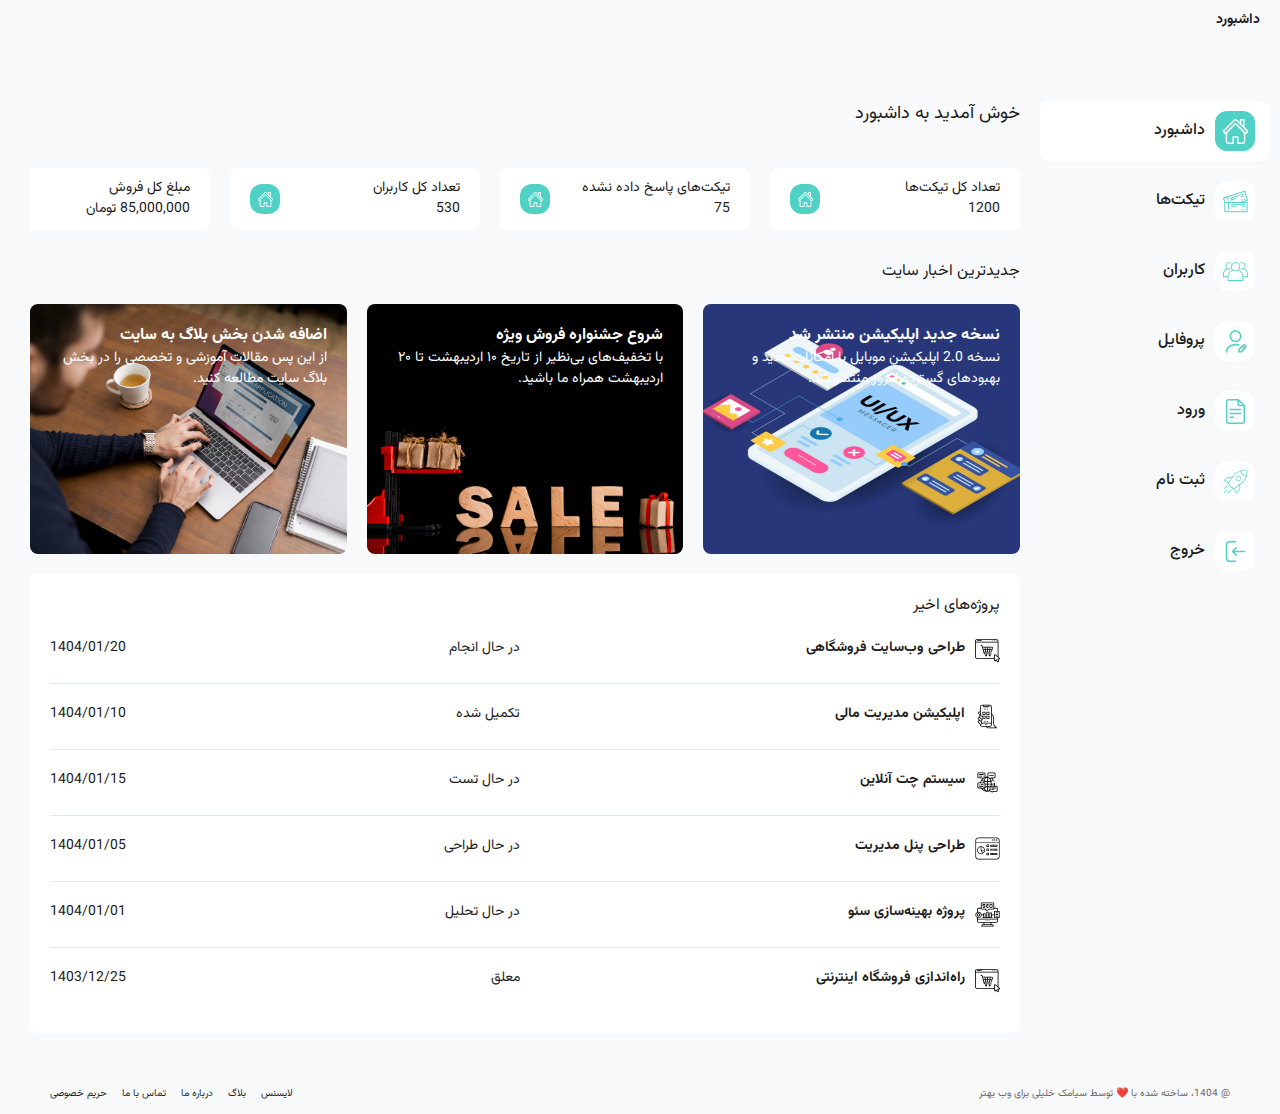
<file: index.html>
<!DOCTYPE html>
<html lang="fa" dir="rtl">
  <head>
    <meta charset="UTF-8" />
    <meta name="viewport" content="width=device-width, initial-scale=1.0" />
    <link rel="stylesheet" href="css/fonts.css" />
    <link rel="stylesheet" href="css/style.css" />
    <title>Admin Dashboard</title>
  </head>
  <body>
    <header class="main-header">
      <div class="sidebar__toggler">
        <div class="bar bar-one"></div>
        <div class="bar bar-tow"></div>
        <div class="bar bar-three"></div>
      </div>
      <div class="sidebar__logo"><h1>داشبورد</h1></div>
    </header>
    <div class="dashboard">
      <aside class="dashboard__sidebar">

        <ul class="sidebar__menu">
          <li class="sidebar__item sidebar__item--active" data-tab-target="dashboard">
            <div class="sidebar__item__icon">
              <svg
                xmlns="http://www.w3.org/2000/svg"
                version="1.1"
                xmlns:xlink="http://www.w3.org/1999/xlink"
                width="512"
                height="512"
                x="0"
                y="0"
                viewBox="0 0 512 512"
                style="enable-background: new 0 0 512 512"
                xml:space="preserve">
                <g>
                  <path
                    d="m498.147 222.58-57.298-57.298V15c0-8.284-6.716-15-15-15h-64.267c-8.284
                     0-15 6.716-15 15v56.017l-57.174-57.174C280.482 4.916 268.614 0 255.99 0c-12.625 0-24.494
                      4.916-33.42 13.843L13.832 222.582c-18.428 18.427-18.428 48.411 0 66.838 8.927 8.927 20.795
                       13.843 33.419 13.843 2.645 0 5.253-.229 7.812-.651v154.223c0 30.419 24.748 55.166 55.167
                        55.166h97.561c8.284 0 15-6.716 15-15V383.467h66.4V497c0 8.284 6.716 15 15 15h97.56c30.419
                         0 55.166-24.747 55.166-55.166V302.611c2.558.423 5.165.651 7.81.651h.003c12.622
                          0 24.49-4.916 33.419-13.844 8.926-8.926 13.842-20.794 13.843-33.418-.002-12.624-4.918-24.493-13.845-33.42zM376.583 
                          30h34.267v105.283l-34.267-34.268zm25.167 452h-82.56V368.467c0-8.284-6.716-15-15-15h-96.4c-8.284 0-15 6.716-15 15V482h-82.561c-13.877 
                          0-25.167-11.289-25.167-25.166V285.025L255.99 114.101l170.926 170.926v171.808c0 13.876-11.289
                           25.165-25.166 25.165zm75.186-213.795a17.155 17.155 0 0 1-12.208 5.058 17.156 17.156 
                           0 0 1-12.204-5.055l-.004-.004L266.597 82.281c-5.856-5.859-15.354-5.857-21.213 0L59.459 
                           268.203l-.005.005c-3.26 3.26-7.593 5.055-12.203 5.055s-8.945-1.795-12.206-5.056c-6.73-6.73-6.73-17.682 
                           0-24.412L243.783 35.056A17.152 17.152 0 0 1 255.99 30c4.61 0 8.945 1.796 12.205 5.056l82.781 82.78 125.958 
                           125.957c6.731 6.73 6.731 17.683.002 24.412z"
                    opacity="1"
                    data-original="#000000" />
                </g>
              </svg>
            </div>
            داشبورد
          </li>
          <li class="sidebar__item" data-tab-target="tickets">
            <div class="sidebar__item__icon">
              <svg
                xmlns="http://www.w3.org/2000/svg"
                version="1.1"
                xmlns:xlink="http://www.w3.org/1999/xlink"
                width="512"
                height="512"
                x="0"
                y="0"
                viewBox="0 0 512.005 512.005"
                style="enable-background: new 0 0 512 512"
                xml:space="preserve">
                <g>
                  <path
                    d="M511.513 223.904 452.508 42.326c-1.708-5.251-7.348-8.125-12.602-6.42L6.912 176.612c-5.252 1.707-8.126 7.349-6.42 12.602l27.93 85.949c-.008.168-.025.333-.025.503v190.925c0 5.522 4.478 10 10 10H493.68c5.522 0 10-4.478 10-10V275.666c0-5.522-4.478-10-10-10h-78.32l89.734-29.16c5.251-1.707 8.125-7.349 6.419-12.602zm-27.834 61.762v170.925H48.396V285.666h55.392v111.408c0 5.522 4.478 10 10 10s10-4.478 10-10V285.666H483.679zm-133.034-20H46.365l-23.762-73.123 52.711-17.129 20.162 61.276c1.385 4.208 5.296 6.877 9.497 6.877 1.036 0 2.09-.162 3.128-.504 5.246-1.727 8.1-7.378 6.373-12.625l-20.139-61.206L436.577 58.017l52.825 162.558-138.757 45.091z"
                    opacity="1"
                    data-original="#000000" />
                  <path
                    d="M421.405 101.849c-1.708-5.251-7.349-8.124-12.602-6.42l-260.728 84.727c-5.252 1.707-8.126 7.349-6.42 12.602a10.005 10.005 0 0 0 9.509 6.912c1.024 0 2.066-.159 3.093-.492l260.728-84.727c5.252-1.707 8.127-7.349 6.42-12.602zM377.434 166.804l49.352-16.037c5.252-1.707 8.126-7.349 6.42-12.602-1.708-5.252-7.349-8.125-12.602-6.42l-49.352 16.037c-5.252 1.707-8.126 7.349-6.42 12.602a10.005 10.005 0 0 0 9.509 6.912c1.024 0 2.067-.159 3.093-.492zM419.143 212.741a10.005 10.005 0 0 0 9.509 6.912 10.02 10.02 0 0 0 3.093-.492l15.617-5.075c5.252-1.707 8.127-7.349 6.42-12.602-1.708-5.252-7.348-8.126-12.602-6.42l-15.617 5.075c-5.252 1.707-8.127 7.349-6.42 12.602zM390.685 211.473l-15.618 5.075c-5.252 1.707-8.127 7.349-6.42 12.602 1.373 4.226 5.293 6.912 9.509 6.912 1.023 0 2.065-.159 3.093-.492l15.618-5.075c5.252-1.707 8.126-7.349 6.42-12.602-1.706-5.252-7.343-8.125-12.602-6.42zM251.132 186.817l-91.255 29.654c-5.252 1.707-8.127 7.349-6.42 12.602a10.005 10.005 0 0 0 9.509 6.912 10.02 10.02 0 0 0 3.093-.492l91.255-29.654c5.252-1.707 8.126-7.349 6.42-12.602-1.709-5.252-7.35-8.125-12.602-6.42zM113.788 420.364c-5.522 0-10 4.478-10 10v3.916c0 5.522 4.478 10 10 10s10-4.478 10-10v-3.916c0-5.522-4.478-10-10-10zM161.554 322.663c0 5.522 4.478 10 10 10h274.148c5.522 0 10-4.478 10-10s-4.478-10-10-10H171.554c-5.522 0-10 4.477-10 10zM445.703 350.847H393.81c-5.522 0-10 4.478-10 10s4.478 10 10 10h51.893c5.522 0 10-4.478 10-10s-4.478-10-10-10zM445.703 417.427h-16.422c-5.522 0-10 4.478-10 10s4.478 10 10 10h16.422c5.522 0 10-4.478 10-10s-4.478-10-10-10zM392.608 417.427h-16.421c-5.522 0-10 4.478-10 10s4.478 10 10 10h16.421c5.522 0 10-4.478 10-10s-4.477-10-10-10zM267.507 350.847h-95.952c-5.522 0-10 4.478-10 10s4.478 10 10 10h95.952c5.522 0 10-4.478 10-10s-4.478-10-10-10z"
                    opacity="1"
                    data-original="#000000" />
                </g>
              </svg>
            </div>
            تیکت‌ها
          </li>
          <li class="sidebar__item" data-tab-target="users">
            <div class="sidebar__item__icon">
              <svg
                xmlns="http://www.w3.org/2000/svg"
                version="1.1"
                xmlns:xlink="http://www.w3.org/1999/xlink"
                width="512"
                height="512"
                x="0"
                y="0"
                viewBox="0 0 512 512"
                style="enable-background: new 0 0 512 512"
                xml:space="preserve">
                <g>
                  <path
                    d="M437.76 195.421c14.561-14.261 23.04-33.742 23.04-54.621 0-42.346-34.45-76.8-76.8-76.8-13.992 0-27.758 3.846-39.825 11.125a8.54 8.54 0 0 0-2.9 11.717c2.433 4.038 7.683 5.325 11.717 2.9 9.408-5.675 20.125-8.675 31.008-8.675 32.933 0 59.733 26.796 59.733 59.733 0 20.283-10.158 38.979-27.208 50.037-14.317 9.392-32.467 12.1-49.042 7.379-4.483-1.292-9.25 1.325-10.55 5.858a8.538 8.538 0 0 0 5.867 10.55 77.026 77.026 0 0 0 21.2 2.975c13.418 0 26.388-3.66 37.903-10.27 43.806 15.873 73.03 57.232 73.03 104.137v42.667h-77.812c-6.044-56.996-41.902-106.872-94.205-130.555 16.644-16.946 26.95-40.138 26.95-65.711C349.867 106.108 307.758 64 256 64s-93.867 42.108-93.867 93.867c0 25.581 10.312 48.78 26.965 65.728-17.602 7.997-33.927 19.185-47.773 32.952-26.543 26.619-42.695 60.784-46.529 97.588H17.067v-42.667c0-29.55 11.542-57.412 32.467-78.425 11.519-11.446 25.543-20.178 40.643-25.666C101.694 213.96 114.625 217.6 128 217.6c7.167 0 14.3-1 21.2-2.975a8.54 8.54 0 0 0 5.867-10.55c-1.3-4.533-6.067-7.146-10.55-5.858-16.567 4.729-34.708 2.025-49.083-7.4-17.008-11.038-27.167-29.733-27.167-50.017 0-32.937 26.8-59.733 59.733-59.733 10.883 0 21.6 3 31.008 8.675a8.552 8.552 0 0 0 11.717-2.9c2.433-4.037 1.133-9.279-2.9-11.717C155.758 67.846 141.992 64 128 64c-42.35 0-76.8 34.454-76.8 76.8 0 20.863 8.465 40.329 22.984 54.577a129.985 129.985 0 0 0-36.717 25.59C13.308 245.233 0 277.371 0 311.467v51.2a8.53 8.53 0 0 0 8.533 8.533h85.333v68.267a8.53 8.53 0 0 0 8.533 8.533h307.2a8.53 8.53 0 0 0 8.533-8.533V371.2h85.333a8.53 8.53 0 0 0 8.533-8.533v-51.2c.002-50.455-29.32-95.339-74.238-116.046zM179.2 157.867c0-42.346 34.45-76.8 76.8-76.8 42.35 0 76.8 34.454 76.8 76.8s-34.45 76.8-76.8 76.8c-42.35 0-76.8-34.455-76.8-76.8zm221.867 273.066H110.933V371.2c0-38.692 15.083-75.129 42.45-102.579 14.417-14.34 31.895-25.463 50.634-32.659 14.895 9.947 32.767 15.771 51.983 15.771 19.248 0 37.151-5.841 52.06-15.818 55.778 21.431 93.007 75.205 93.007 135.285v59.733z"
                    opacity="1"
                    data-original="#000000" />
                </g>
              </svg>
            </div>
            کاربران
          </li>
          <li class="sidebar__item" data-tab-target="profile">
            <div class="sidebar__item__icon">
              <svg
                xmlns="http://www.w3.org/2000/svg"
                version="1.1"
                xmlns:xlink="http://www.w3.org/1999/xlink"
                width="512"
                height="512"
                x="0"
                y="0"
                viewBox="0 0 24 24"
                style="enable-background: new 0 0 512 512"
                xml:space="preserve">
                <g>
                  <g>
                    <path
                      d="M12 12.75c-3.17 0-5.75-2.58-5.75-5.75S8.83 1.25 12 1.25 17.75 3.83 17.75 7s-2.58 5.75-5.75 5.75zm0-10C9.66 2.75 7.75 4.66 7.75 7s1.91 4.25 4.25 4.25S16.25 9.34 16.25 7 14.34 2.75 12 2.75zM15.82 22.75c-.38 0-.74-.14-1-.4-.31-.31-.45-.76-.38-1.23l.19-1.35c.05-.35.26-.76.51-1.02l3.54-3.54c1.42-1.42 2.67-.61 3.28 0 .52.52.79 1.08.79 1.64 0 .57-.26 1.1-.79 1.63l-3.54 3.54c-.25.25-.67.46-1.02.51l-1.35.19c-.08.02-.15.03-.23.03zm4.49-6.83c-.18 0-.34.12-.57.35l-3.54 3.54a.38.38 0 0 0-.08.17l-.18 1.25 1.25-.18c.04-.01.14-.06.17-.09l3.54-3.54c.16-.16.35-.39.35-.57 0-.15-.12-.36-.35-.58-.24-.24-.42-.35-.59-.35z"
                      opacity="1"
                      data-original="#000000" />
                    <path
                      d="M20.92 19.22c-.07 0-.14-.01-.2-.03a3.977 3.977 0 0 1-2.74-2.74c-.11-.4.12-.81.52-.92s.81.12.92.52c.23.82.88 1.47 1.7 1.7a.749.749 0 0 1-.2 1.47zM3.41 22.75c-.41 0-.75-.34-.75-.75 0-4.27 4.19-7.75 9.34-7.75 1.09 0 2.17.16 3.18.46.4.12.62.54.5.93-.12.4-.54.62-.93.5-.88-.26-1.8-.4-2.75-.4-4.32 0-7.84 2.8-7.84 6.25 0 .42-.34.76-.75.76z"
                      opacity="1"
                      data-original="#000000" />
                  </g>
                </g>
              </svg>
            </div>
            پروفایل
          </li>
          <li class="sidebar__item" data-tab-target="signin">
            <div class="sidebar__item__icon">
              <svg
                xmlns="http://www.w3.org/2000/svg"
                version="1.1"
                xmlns:xlink="http://www.w3.org/1999/xlink"
                width="512"
                height="512"
                x="0"
                y="0"
                viewBox="0 0 512 512"
                style="enable-background: new 0 0 512 512"
                xml:space="preserve">
                <g>
                  <path
                    d="m433.798 106.268-96.423-91.222C327.119 5.343 313.695 0 299.577 0H116C85.673 0 61 24.673 61 55v402c0 30.327 24.673 55 55 55h280c30.327 0 55-24.673 55-55V146.222c0-15.049-6.27-29.612-17.202-39.954zM404.661 120H330c-2.757 0-5-2.243-5-5V44.636zM396 482H116c-13.785 0-25-11.215-25-25V55c0-13.785 11.215-25 25-25h179v85c0 19.299 15.701 35 35 35h91v307c0 13.785-11.215 25-25 25z"
                    opacity="1"
                    data-original="#000000" />
                  <path
                    d="M363 200H143c-8.284 0-15 6.716-15 15s6.716 15 15 15h220c8.284 0 15-6.716 15-15s-6.716-15-15-15zM363 280H143c-8.284 0-15 6.716-15 15s6.716 15 15 15h220c8.284 0 15-6.716 15-15s-6.716-15-15-15zM215.72 360H143c-8.284 0-15 6.716-15 15s6.716 15 15 15h72.72c8.284 0 15-6.716 15-15s-6.716-15-15-15z"
                    opacity="1"
                    data-original="#000000" />
                </g>
              </svg>
            </div>
            ورود
          </li>
          <li class="sidebar__item" data-tab-target="signup">
            <div class="sidebar__item__icon">
              <svg
                xmlns="http://www.w3.org/2000/svg"
                version="1.1"
                xmlns:xlink="http://www.w3.org/1999/xlink"
                width="512"
                height="512"
                x="0"
                y="0"
                viewBox="0 0 74 74"
                style="enable-background: new 0 0 512 512"
                xml:space="preserve">
                <g>
                  <path
                    d="M32.415 59.085a1.007 1.007 0 0 1-.325-.054A26.357 26.357 0 0 1 14.969 41.91a1 1 0 0 1 .127-.9l14.87-21.218c9.5-12.329 24.814-18.928 41-17.681a1 1 0 0 1 .921.92c1.244 16.184-5.352 31.5-17.645 40.974l-.036.027L32.988 58.9a.993.993 0 0 1-.573.185zM17.029 41.738a24.339 24.339 0 0 0 15.233 15.233l20.777-14.562c11.527-8.892 17.81-23.179 16.913-38.36-15.2-.9-29.484 5.391-38.375 16.93z"
                    opacity="1"
                    data-original="#000000" />
                  <path
                    d="M68.53 23.292a1.022 1.022 0 0 1-.189-.017 22.066 22.066 0 0 1-11.508-6.108 22.066 22.066 0 0 1-6.108-11.508 1 1 0 0 1 1.965-.375 20.073 20.073 0 0 0 5.557 10.469 20.073 20.073 0 0 0 10.469 5.557 1 1 0 0 1-.186 1.982zM45.685 36.146a7.831 7.831 0 1 1 5.539-2.291 7.81 7.81 0 0 1-5.539 2.291zm0-13.665a5.835 5.835 0 1 0 4.125 1.709 5.8 5.8 0 0 0-4.125-1.709zM40.285 71.962h-.06a1 1 0 0 1-.793-.477l-7.869-12.876a1 1 0 1 1 1.707-1.043l7.119 11.649 5.389-6.825a14.518 14.518 0 0 0 2.984-10.8l-.658-5.06a1 1 0 1 1 1.983-.258l.658 5.061a16.525 16.525 0 0 1-3.4 12.3l-6.279 7.953a1 1 0 0 1-.781.376zM15.912 42.583a1 1 0 0 1-.521-.146L2.517 34.568a1 1 0 0 1-.1-1.637l7.953-6.279a16.532 16.532 0 0 1 12.3-3.4l5.061.658a1 1 0 1 1-.258 1.983l-5.06-.658a14.523 14.523 0 0 0-10.8 2.984l-6.828 5.392 11.649 7.119a1 1 0 0 1-.522 1.853zM15.224 72.038a1 1 0 0 1-.707-1.707l8.931-8.931a1 1 0 1 1 1.414 1.414l-8.931 8.931a1 1 0 0 1-.707.293zM2.962 59.776a1 1 0 0 1-.707-1.707l8.931-8.931a1 1 0 1 1 1.414 1.414l-8.931 8.931a1 1 0 0 1-.707.293zM3.568 71.432a1 1 0 0 1-.707-1.707l9.612-9.612a1 1 0 0 1 1.414 1.414l-9.612 9.612a1 1 0 0 1-.707.293z"
                    opacity="1"
                    data-original="#000000" />
                </g>
              </svg>
            </div>
            ثبت نام
          </li>
          <li class="sidebar__item" data-tab-target="logout">
            <div class="sidebar__item__icon">
              <svg
                xmlns="http://www.w3.org/2000/svg"
                version="1.1"
                xmlns:xlink="http://www.w3.org/1999/xlink"
                width="512"
                height="512"
                x="0"
                y="0"
                viewBox="0 0 100 100"
                style="enable-background: new 0 0 512 512"
                xml:space="preserve"
                class="">
                <g
                  transform="matrix(-1,-1.2246467991473532e-16,1.2246467991473532e-16,-1,100,100)">
                  <path
                    d="M74 92H50c-1.658 0-3-1.342-3-3s1.342-3 3-3h24c4.963 0 9-4.037 9-9V23c0-4.963-4.037-9-9-9H50c-1.658 0-3-1.342-3-3s1.342-3 3-3h24c8.271 0 15 6.729 15 15v54c0 8.271-6.729 15-15 15zm-9.879-44.121-15-15c-1.172-1.172-3.07-1.172-4.242 0s-1.172 3.07 0 4.242L54.758 47H14c-1.658 0-3 1.342-3 3s1.342 3 3 3h40.758l-9.879 9.879A2.998 2.998 0 0 0 47 68a2.99 2.99 0 0 0 2.121-.879l15-15a2.998 2.998 0 0 0 0-4.242z"
                    opacity="1"
                    data-original="#000000"
                    class="" />
                </g>
              </svg>
            </div>
            خروج
          </li>
        </ul>
      </aside>

      <main class="dashboard__main">
        <section id="dashboard" class="content content--active">
          <h2 class="content__title">خوش آمدید به داشبورد</h2>

          <div class="dashboard__overview">
            <div class="dashboard__overview-card">
              <div class="dashboard__overview-card-content">
                <h3 class="dashboard__overview-card-title">تعداد کل تیکت‌ها</h3>
                <span class="dashboard__overview-card-value">1200</span>
              </div>
              <div class="dashboard__overview-card-icon">
                <img src="assets/images/Dashboard.svg" alt="تعداد تیکت‌ها" />
              </div>
            </div>

            <div class="dashboard__overview-card">
              <div class="dashboard__overview-card-content">
                <h3 class="dashboard__overview-card-title">
                  تیکت‌های پاسخ داده نشده
                </h3>
                <span class="dashboard__overview-card-value">75</span>
              </div>
              <div class="dashboard__overview-card-icon">
                <img
                  src="assets/images/Dashboard.svg"
                  alt="تیکت‌های پاسخ داده نشده" />
              </div>
            </div>

            <div class="dashboard__overview-card">
              <div class="dashboard__overview-card-content">
                <h3 class="dashboard__overview-card-title">تعداد کل کاربران</h3>
                <span class="dashboard__overview-card-value">530</span>
              </div>
              <div class="dashboard__overview-card-icon">
                <img src="assets/images/Dashboard.svg" alt="تعداد کاربران" />
              </div>
            </div>

            <div class="dashboard__overview-card">
              <div class="dashboard__overview-card-content">
                <h3 class="dashboard__overview-card-title">مبلغ کل فروش</h3>
                <span class="dashboard__overview-card-value"
                  >85,000,000 تومان</span
                >
              </div>
              <div class="dashboard__overview-card-icon">
                <img src="assets/images/Dashboard.svg" alt="مبلغ کل فروش" />
              </div>
            </div>
          </div>

          <div class="dashboard__news">
            <h3 class="dashboard__news-title">جدیدترین اخبار سایت</h3>
            <div class="dashboard__news-card news-card1">
              <h3 class="dashboard__news-card-title">
                نسخه جدید اپلیکیشن منتشر شد
              </h3>
              <p class="dashboard__news-card-summary">
                نسخه 2.0 اپلیکیشن موبایل با امکانات جدید و بهبودهای گسترده امروز
                منتشر شد.
              </p>
            </div>
            <div class="dashboard__news-card news-card2">
              <h3 class="dashboard__news-card-title">شروع جشنواره فروش ویژه</h3>
              <p class="dashboard__news-card-summary">
                با تخفیف‌های بی‌نظیر از تاریخ ۱۰ اردیبهشت تا ۲۰ اردیبهشت همراه
                ما باشید.
              </p>
            </div>
            <div class="dashboard__news-card news-card3">
              <h3 class="dashboard__news-card-title">
                اضافه شدن بخش بلاگ به سایت
              </h3>
              <p class="dashboard__news-card-summary">
                از این پس مقالات آموزشی و تخصصی را در بخش بلاگ سایت مطالعه کنید.
              </p>
            </div>
          </div>

          <div class="dashboard__projects">
            <h3 class="dashboard__projects-title">پروژه‌های اخیر</h3>
            <ul class="dashboard__projects-list">
              <li class="dashboard__project-header">
                <div class="dashboard__project-name">
                  <img src="assets/images/project3.svg" alt="" />
                  <h4 class="dashboard__project-title">
                    طراحی وب‌سایت فروشگاهی
                  </h4>
                </div>
                <div class="dashboard__project-details">
                  <span class="dashboard__project-status">در حال انجام</span>
                  <span class="dashboard__project-date">1404/01/20</span>
                </div>
              </li>
              <li class="dashboard__project-header">
                <div class="dashboard__project-name">
                  <img src="assets/images/project5.svg" alt="" />
                  <h4 class="dashboard__project-title">اپلیکیشن مدیریت مالی</h4>
                </div>
                <div class="dashboard__project-details">
                  <span class="dashboard__project-status">تکمیل شده</span>
                  <span class="dashboard__project-date">1404/01/10</span>
                </div>
              </li>
              <li class="dashboard__project-header">
                <div class="dashboard__project-name">
                  <img src="assets/images/project6.svg" alt="" />
                  <h4 class="dashboard__project-title">سیستم چت آنلاین</h4>
                </div>
                <div class="dashboard__project-details">
                  <span class="dashboard__project-status">در حال تست</span>
                  <span class="dashboard__project-date">1404/01/15</span>
                </div>
              </li>
              <li class="dashboard__project-header">
                <div class="dashboard__project-name">
                  <img src="assets/images/project1.svg" alt="" />
                  <h4 class="dashboard__project-title">طراحی پنل مدیریت</h4>
                </div>
                <div class="dashboard__project-details">
                  <span class="dashboard__project-status">در حال طراحی</span>
                  <span class="dashboard__project-date">1404/01/05</span>
                </div>
              </li>
              <li class="dashboard__project-header">
                <div class="dashboard__project-name">
                  <img src="assets/images/project2.svg" alt="" />
                  <h4 class="dashboard__project-title">پروژه بهینه‌سازی سئو</h4>
                </div>
                <div class="dashboard__project-details">
                  <span class="dashboard__project-status">در حال تحلیل</span>
                  <span class="dashboard__project-date">1404/01/01</span>
                </div>
              </li>
              <li class="dashboard__project-header">
                <div class="dashboard__project-name">
                  <img src="assets/images/project3.svg" alt="" />
                  <h4 class="dashboard__project-title">
                    راه‌اندازی فروشگاه اینترنتی
                  </h4>
                </div>
                <div class="dashboard__project-details">
                  <span class="dashboard__project-status">معلق</span>
                  <span class="dashboard__project-date">1403/12/25</span>
                </div>
              </li>
            </ul>
          </div>
        </section>

        <section id="tickets" class="content">
          <h2 class="content__title">مشاهده درخواست های جاری</h2>

          <div class="requests-list">
            <div class="request-item">
              <div class="request-item__header">
                <div class="request-item__type-group">
                  <div class="request-item__count">۲</div>
                  <span class="request-item__type">آپلود مستندات</span>
                </div>
                <span class="request-item__date">1404/02/04</span>
              </div>
              <div class="request-item__content">
                <h3 class="request-item__title">درخواست عضویت</h3>
                <p class="request-item__id">شناسه درخواست: #15425</p>
              </div>
              <div class="request-item__user">
                <div class="request-item__user__info">
                  <img
                    src="/assets/images/user1.jpg"
                    alt="User Avatar"
                    class="request-item__user-avatar" />
                  <span class="request-item__user-name">سیامک خلیلی</span>
                </div>
                <button class="request-item__btn">مشاهده درخواست</button>
              </div>
            </div>
            <div class="request-item">
              <div class="request-item__header">
                <div class="request-item__type-group">
                  <div class="request-item__count">1</div>
                  <span class="request-item__type">آپلود مستندات</span>
                </div>
                <span class="request-item__date">1404/02/05</span>
              </div>
              <div class="request-item__content">
                <h3 class="request-item__title">درخواست عضویت</h3>
                <p class="request-item__id">شناسه درخواست: #15426</p>
              </div>
              <div class="request-item__user">
                <div class="request-item__user__info">
                  <img
                    src="assets/images/user2.webp"
                    alt="User Avatar"
                    class="request-item__user-avatar" />
                  <span class="request-item__user-name">نازنین رستمی</span>
                </div>
                <button class="request-item__btn">مشاهده درخواست</button>
              </div>
            </div>
            <div class="request-item">
              <div class="request-item__header">
                <div class="request-item__type-group">
                  <div class="request-item__count">1</div>
                  <span class="request-item__type">آپلود مستندات</span>
                </div>
                <span class="request-item__date">1404/02/06</span>
              </div>
              <div class="request-item__content">
                <h3 class="request-item__title">درخواست عضویت</h3>
                <p class="request-item__id">شناسه درخواست: #15427</p>
              </div>
              <div class="request-item__user">
                <div class="request-item__user__info">
                  <img
                    src="assets/images/user6.webp"
                    alt="User Avatar"
                    class="request-item__user-avatar" />
                  <span class="request-item__user-name">آرمین نظری</span>
                </div>
                <button class="request-item__btn">مشاهده درخواست</button>
              </div>
            </div>
            <div class="request-item">
              <div class="request-item__header">
                <div class="request-item__type-group">
                  <div class="request-item__count">5</div>
                  <span class="request-item__type">آپلود مستندات</span>
                </div>
                <span class="request-item__date">1404/02/07</span>
              </div>
              <div class="request-item__content">
                <h3 class="request-item__title">درخواست عضویت</h3>
                <p class="request-item__id">شناسه درخواست: #15428</p>
              </div>
              <div class="request-item__user">
                <div class="request-item__user__info">
                  <img
                    src="assets/images/user3.webp"
                    alt="User Avatar"
                    class="request-item__user-avatar" />
                  <span class="request-item__user-name">پریسا کریمی</span>
                </div>
                <button class="request-item__btn">مشاهده درخواست</button>
              </div>
            </div>
            <div class="request-item">
              <div class="request-item__header">
                <div class="request-item__type-group">
                  <div class="request-item__count">3</div>
                  <span class="request-item__type">آپلود مستندات</span>
                </div>
                <span class="request-item__date">1404/02/08</span>
              </div>
              <div class="request-item__content">
                <h3 class="request-item__title">درخواست عضویت</h3>
                <p class="request-item__id">شناسه درخواست: #15429</p>
              </div>
              <div class="request-item__user">
                <div class="request-item__user__info">
                  <img
                    src="assets/images/user5.webp"
                    alt="User Avatar"
                    class="request-item__user-avatar" />
                  <span class="request-item__user-name">کیان احمدزاده</span>
                </div>
                <button class="request-item__btn">مشاهده درخواست</button>
              </div>
            </div>
            <div class="request-item">
              <div class="request-item__header">
                <div class="request-item__type-group">
                  <div class="request-item__count">3</div>
                  <span class="request-item__type">آپلود مستندات</span>
                </div>
                <span class="request-item__date">1404/02/08</span>
              </div>
              <div class="request-item__content">
                <h3 class="request-item__title">درخواست عضویت</h3>
                <p class="request-item__id">شناسه درخواست: #15500</p>
              </div>
              <div class="request-item__user">
                <div class="request-item__user__info">
                  <img
                    src="assets/images/user4.webp"
                    alt="User Avatar"
                    class="request-item__user-avatar" />
                  <span class="request-item__user-name">سارا اکبری</span>
                </div>
                <button class="request-item__btn">مشاهده درخواست</button>
              </div>
            </div>
          </div>
        </section>

        <section id="users" class="content">
          <h2 class="content__title">لیست کاربران</h2>

          <ul class="user-list">
            <li class="user-list__item">
              <div class="user-list__profile">
                <img
                  src="assets/images/user1.jpg"
                  alt="آواتار سیامک خلیلی"
                  class="user-list__avatar" />
                <div class="user-list__info">
                  <span class="user-list__name">سیامک خلیلی</span>
                  <span class="user-list__role"
                    >مدیر پروژه و توسعه‌دهنده اصلی</span
                  >
                </div>
              </div>

              <div class="user-list__details">
                <span class="user-list__tickets">124 تیکت</span>
                <span class="user-list__register-date"> 1392/06/15</span>
                <span class="user-list__status">آنلاین</span>
                <span class="user-list__edit">ویرایش</span>
              </div>
            </li>

            <li class="user-list__item">
              <div class="user-list__profile">
                <img
                  src="assets/images/user2.webp"
                  alt="آواتار نازنین رستمی"
                  class="user-list__avatar" />
                <div class="user-list__info">
                  <span class="user-list__name">نازنین رستمی</span>
                  <span class="user-list__role">توسعه‌دهنده فرانت‌اند</span>
                </div>
              </div>

              <div class="user-list__details">
                <span class="user-list__tickets">35 تیکت</span>
                <span class="user-list__register-date"> 1402/11/03</span>
                <span class="user-list__status">آفلاین</span>
                <span class="user-list__edit">ویرایش</span>
              </div>
            </li>

            <li class="user-list__item">
              <div class="user-list__profile">
                <img
                  src="assets/images/user6.webp"
                  alt="آواتار آرمین نظری"
                  class="user-list__avatar" />
                <div class="user-list__info">
                  <span class="user-list__name">آرمین نظری</span>
                  <span class="user-list__role">طراح UI/UX</span>
                </div>
              </div>

              <div class="user-list__details">
                <span class="user-list__tickets">19 تیکت</span>
                <span class="user-list__register-date"> 1403/01/22</span>
                <span class="user-list__status">آنلاین</span>
                <span class="user-list__edit">ویرایش</span>
              </div>
            </li>

            <li class="user-list__item">
              <div class="user-list__profile">
                <img
                  src="assets/images/user3.webp"
                  alt="آواتار پریسا کریمی"
                  class="user-list__avatar" />
                <div class="user-list__info">
                  <span class="user-list__name">پریسا کریمی</span>
                  <span class="user-list__role">توسعه‌دهنده بک‌اند</span>
                </div>
              </div>

              <div class="user-list__details">
                <span class="user-list__tickets">27 تیکت</span>
                <span class="user-list__register-date"> 1401/09/18</span>
                <span class="user-list__status">آفلاین</span>
                <span class="user-list__edit">ویرایش</span>
              </div>
            </li>

            <li class="user-list__item">
              <div class="user-list__profile">
                <img
                  src="assets/images/user5.webp"
                  alt="آواتار کیان احمدزاده"
                  class="user-list__avatar" />
                <div class="user-list__info">
                  <span class="user-list__name">کیان احمدزاده</span>
                  <span class="user-list__role">کارشناس امنیت وب</span>
                </div>
              </div>

              <div class="user-list__details">
                <span class="user-list__tickets">14 تیکت</span>
                <span class="user-list__register-date"> 1402/03/05</span>
                <span class="user-list__status">آنلاین</span>
                <span class="user-list__edit">ویرایش</span>
              </div>
            </li>

            <li class="user-list__item">
              <div class="user-list__profile">
                <img
                  src="assets/images/user4.webp"
                  alt="آواتار سارا اکبری"
                  class="user-list__avatar" />
                <div class="user-list__info">
                  <span class="user-list__name">سارا اکبری</span>
                  <span class="user-list__role">مدیر تولید محتوا</span>
                </div>
              </div>

              <div class="user-list__details">
                <span class="user-list__tickets">8 تیکت</span>
                <span class="user-list__register-date"> 1403/02/10</span>
                <span class="user-list__status">آفلاین</span>
                <span class="user-list__edit">ویرایش</span>
              </div>
            </li>
          </ul>

          <div class="dashboard__projects">
            <h3 class="dashboard__projects-title">پروژه‌های اخیر</h3>
            <ul class="dashboard__projects-list">
              <li class="dashboard__project-header">
                <div class="dashboard__project-name">
                  <img src="assets/images/project3.svg" alt="" />
                  <h4 class="dashboard__project-title">
                    طراحی وب‌سایت فروشگاهی
                  </h4>
                </div>
                <div class="dashboard__project-details">
                  <span class="dashboard__project-status">در حال انجام</span>
                  <span class="dashboard__project-date">1404/01/20</span>
                </div>
              </li>
              <li class="dashboard__project-header">
                <div class="dashboard__project-name">
                  <img src="assets/images/project5.svg" alt="" />
                  <h4 class="dashboard__project-title">اپلیکیشن مدیریت مالی</h4>
                </div>
                <div class="dashboard__project-details">
                  <span class="dashboard__project-status">تکمیل شده</span>
                  <span class="dashboard__project-date">1404/01/10</span>
                </div>
              </li>
              <li class="dashboard__project-header">
                <div class="dashboard__project-name">
                  <img src="assets/images/project6.svg" alt="" />
                  <h4 class="dashboard__project-title">سیستم چت آنلاین</h4>
                </div>
                <div class="dashboard__project-details">
                  <span class="dashboard__project-status">در حال تست</span>
                  <span class="dashboard__project-date">1404/01/15</span>
                </div>
              </li>
              <li class="dashboard__project-header">
                <div class="dashboard__project-name">
                  <img src="assets/images/project1.svg" alt="" />
                  <h4 class="dashboard__project-title">طراحی پنل مدیریت</h4>
                </div>
                <div class="dashboard__project-details">
                  <span class="dashboard__project-status">در حال طراحی</span>
                  <span class="dashboard__project-date">1404/01/05</span>
                </div>
              </li>
              <li class="dashboard__project-header">
                <div class="dashboard__project-name">
                  <img src="assets/images/project2.svg" alt="" />
                  <h4 class="dashboard__project-title">پروژه بهینه‌سازی سئو</h4>
                </div>
                <div class="dashboard__project-details">
                  <span class="dashboard__project-status">در حال تحلیل</span>
                  <span class="dashboard__project-date">1404/01/01</span>
                </div>
              </li>
              <li class="dashboard__project-header">
                <div class="dashboard__project-name">
                  <img src="assets/images/project3.svg" alt="" />
                  <h4 class="dashboard__project-title">
                    راه‌اندازی فروشگاه اینترنتی
                  </h4>
                </div>
                <div class="dashboard__project-details">
                  <span class="dashboard__project-status">معلق</span>
                  <span class="dashboard__project-date">1403/12/25</span>
                </div>
              </li>
            </ul>
          </div>
        </section>

        <section id="profile" class="content">
          <h2 class="content__title">اطلاعات پروفایل</h2>
          <div class="profile-header">
            <div class="profile-header__background"></div>
            <div class="profile-header__info">
              <div class="user-list__profile">
                <img
                  src="assets/images/user1.jpg"
                  alt="آواتار سیامک خلیلی"
                  class="user-list__avatar" />
                <div class="user-list__info">
                  <span class="user-list__name">سیامک خلیلی</span>
                  <span class="user-list__role"
                    >مدیر پروژه و توسعه‌دهنده اصلی</span
                  >
                </div>
              </div>
              <div class="profile-menu">
                <button class="profile-menu__button">نمای کلی</button>
                <button class="profile-menu__button">تیم‌ها</button>
                <button class="profile-menu__button">پروژه‌ها</button>
              </div>
            </div>
          </div>

          <div class="profile-cards">
            <div class="profile-card profile-card--settings">
              <h3 class="profile-card__title">تنظیمات پروفایل</h3>

              <div class="profile-card__section">
                <h4 class="profile-card__section-title">اکانت</h4>

                <div class="profile-card__checkbox">
                  <label class="switch">
                    <input type="checkbox" checked />
                    <span class="slider"></span>
                  </label>
                  <span class="checkbox-label"
                    >وقتی کسی مرا دنبال کرد به من ایمیل بزنید</span
                  >
                </div>

                <div class="profile-card__checkbox">
                  <label class="switch">
                    <input type="checkbox" />
                    <span class="slider"></span>
                  </label>
                  <span class="checkbox-label"
                    >وقتی کسی در پست من جواب داد به من ایمیل بزنید</span
                  >
                </div>

                <div class="profile-card__checkbox">
                  <label class="switch">
                    <input type="checkbox" checked />
                    <span class="slider"></span>
                  </label>
                  <span class="checkbox-label"
                    >وقتی کسی از من نام برد به من ایمیل بزنید</span
                  >
                </div>
              </div>

              <div class="profile-card__section">
                <h4 class="profile-card__section-title">برنامه</h4>

                <div class="profile-card__checkbox">
                  <label class="switch">
                    <input type="checkbox" />
                    <span class="slider"></span>
                  </label>
                  <span class="checkbox-label"
                    >راه‌اندازی و پروژه‌های جدید</span
                  >
                </div>

                <div class="profile-card__checkbox">
                  <label class="switch">
                    <input type="checkbox" />
                    <span class="slider"></span>
                  </label>
                  <span class="checkbox-label">به‌روزرسانی ماهانه محصول</span>
                </div>

                <div class="profile-card__checkbox">
                  <label class="switch">
                    <input type="checkbox" />
                    <span class="slider"></span>
                  </label>
                  <span class="checkbox-label">مشترک شدن در خبرنامه</span>
                </div>
              </div>
            </div>

            <div class="profile-card profile-card--details">
              <h3 class="profile-card__title">جزئیات حساب</h3>
              <p class="profile-card__description">
                در این بخش می‌توانید اطلاعات حساب کاربری خود مانند نام کامل،
                شماره موبایل، ایمیل و شبکه‌های اجتماعی خود را مدیریت کنید.
              </p>
              <ul class="profile-card__list">
                <li class="profile-card__list-item">نام کامل: سیامک خلیلی</li>
                <li class="profile-card__list-item">موبایل: 0912xxxxxxx</li>
                <li class="profile-card__list-item">
                  ایمیل: siamakh@example.com
                </li>
                <li class="profile-card__list-item">مکان: اشنویه، ایران</li>
                <li class="profile-card__list-item">
                  رسانه‌های اجتماعی: @siamakdev
                </li>
              </ul>
            </div>

            <div class="profile-card profile-card--conversations">
              <h3 class="profile-card__title">گفتگوها</h3>
              <ul class="profile-card__user-list">
                <li class="user-list__item">
                  <div class="user-list__profile">
                    <img
                      src="assets/images/user6.webp"
                      alt="آواتار سیامک خلیلی"
                      class="user-list__avatar" />
                    <div class="user-list__info">
                      <span class="user-list__name">آرمین نظری</span>
                      <span class="user-list__role"
                        >به اطلاعات بیشتر نیاز دارم...</span
                      >
                    </div>
                  </div>
                  <span class="user-list__reply">پاسخ دادن</span>
                </li>
                <li class="user-list__item">
                  <div class="user-list__profile">
                    <img
                      src="assets/images/user2.webp"
                      alt="آواتار نازنین رستمی"
                      class="user-list__avatar" />
                    <div class="user-list__info">
                      <span class="user-list__name">نازنین رستمی</span>
                      <span class="user-list__role"
                        >کار فوق العاده ای میشه تغییر بدی...</span
                      >
                    </div>
                  </div>
                  <span class="user-list__reply">پاسخ دادن</span>
                </li>
                <li class="user-list__item">
                  <div class="user-list__profile">
                    <img
                      src="assets/images/user4.webp"
                      alt="آواتار آرمین نظری"
                      class="user-list__avatar" />
                    <div class="user-list__info">
                      <span class="user-list__name">سارا اکبری</span>
                      <span class="user-list__role"
                        >بعدازظهر خوبی داشته باشید...</span
                      >
                    </div>
                  </div>
                  <span class="user-list__reply">پاسخ دادن</span>
                </li>
                <li class="user-list__item">
                  <div class="user-list__profile">
                    <img
                      src="assets/images/user3.webp"
                      alt="آواتار پریسا کریمی"
                      class="user-list__avatar" />
                    <div class="user-list__info">
                      <span class="user-list__name">پریسا کریمی</span>
                      <span class="user-list__role"
                        >درباره فایل هایی که می توانم ...</span
                      >
                    </div>
                  </div>
                  <span class="user-list__reply">پاسخ دادن</span>
                </li>
              </ul>
            </div>
          </div>

          <div class="profile-projects">
            <h3 class="profile-projects__title">پروژه‌ها</h3>
            <div class="profile-projects__list">
              <div class="profile-projects__item">
                <img
                  src="assets/images/profile-projects.jpg"
                  alt="پروژه 1"
                  class="profile-projects__image" />
                <div class="profile-projects__header">
                  <span class="profile-projects__number">پروژه #1</span>
                  <h4 class="profile-projects__name">طراحی سیستم چت آنلاین</h4>
                  <p class="profile-projects__description">
                    سیستم چت زنده برای سایت‌های وردپرسی با پنل اختصاصی اپراتور.
                  </p>
                </div>
                <button class="profile-projects__button">مشاهده پروژه‌</button>
              </div>
              <div class="profile-projects__item">
                <img
                  src="assets/images/profile-projects2.jpg"
                  alt="پروژه 1"
                  class="profile-projects__image" />
                <div class="profile-projects__header">
                  <span class="profile-projects__number">پروژه #2</span>
                  <h4 class="profile-projects__name">داشبورد مدیریت محتوا</h4>
                  <p class="profile-projects__description">
                    طراحی داشبورد پیشرفته برای مدیریت آسان مقالات و کاربران
                    سایت.
                  </p>
                </div>
                <button class="profile-projects__button">مشاهده پروژه‌</button>
              </div>
              <div class="profile-projects__item">
                <img
                  src="assets/images/profile-projects3.jpg"
                  alt="پروژه 1"
                  class="profile-projects__image" />
                <div class="profile-projects__header">
                  <span class="profile-projects__number">پروژه #3</span>
                  <h4 class="profile-projects__name">وب‌اپلیکیشن فروشگاهی</h4>
                  <p class="profile-projects__description">
                    پیاده‌سازی یک فروشگاه آنلاین مدرن با پرداخت آنلاین و مدیریت
                    موجودی.
                  </p>
                </div>
                <button class="profile-projects__button">مشاهده پروژه‌</button>
              </div>
              
            </div>
          </div>
        </section>

        <section id="signin" class="content">
          <div class="signin-form">
            <h2 class="form-title">خوش برگشتی!</h2>
            <p class="form-subtitle">ایمیل و رمز عبور خود را وارد کنید</p>

            <form action="#">
              <div class="form-group">
                <input type="email" placeholder="ایمیل" required />
              </div>

              <div class="form-group">
                <input type="password" placeholder="رمز عبور" required />
              </div>

              <div class="profile-card__checkbox">
                <label class="switch">
                  <input type="checkbox" />
                  <span class="slider"></span>
                </label>
                <span class="checkbox-label">مرا به خاطر بسپار</span>
              </div>

              <button type="submit" class="signin-button">ورود</button>

              <p class="signup-text">
                حساب کاربری ندارید؟
                <a href="#" class="signup-link">ثبت نام کنید</a>
              </p>
            </form>
          </div>
        </section>

        <section id="signup" class="content">
          <div class="signin-form">
            <h2 class="form-title">خوش آمدید!</h2>
            <p class="form-subtitle">
              اطلاعات خود را برای ایجاد حساب وارد کنید
            </p>
            <form action="#">
              <div class="form-group">
                <input type="text" placeholder="نام کامل" required />
              </div>

              <div class="form-group">
                <input type="email" placeholder="ایمیل" required />
              </div>

              <div class="form-group">
                <input type="password" placeholder="رمز عبور" required />
              </div>

              <div class="profile-card__checkbox">
                <label class="switch">
                  <input type="checkbox" />
                  <span class="slider"></span>
                </label>
                <span class="checkbox-label">شرایط و قوانین را قبول دارم</span>
              </div>
              <button type="submit" class="signin-button">ثبت نام</button>
              <p class="signup-text">
                قبلاً حساب دارید؟
                <a href="#" class="signup-link">وارد شوید</a>
              </p>
            </form>
          </div>
        </section>

        <section id="logout" class="content">
          <div class="signin-form">
            <h2 class="content__title">خروج از حساب</h2>
            <p class="form-subtitle">آیا مطمئن هستید که می‌خواهید خارج شوید؟</p>
            <button class="signin-button">خروج از حساب</button>
          </div>
        </section>
      </main>
    </div>
    <footer class="main-footer">
      <div class="footer__content">
        <p class="footer__text">@ 1404، ساخته شده با ❤️ توسط سیامک خلیلی برای وب بهتر</p>
        <ul class="footer__menu">
          <li><a href="#">لایسنس</a></li>
          <li><a href="#">بلاگ</a></li>
          <li><a href="#">درباره ما</a></li>
          <li><a href="#">تماس با ما</a></li>
          <li><a href="#">حریم خصوصی</a></li>
        </ul>
      </div>
    </footer>
    <script src="js/main.js"></script>
  </body>
</html>
</file>
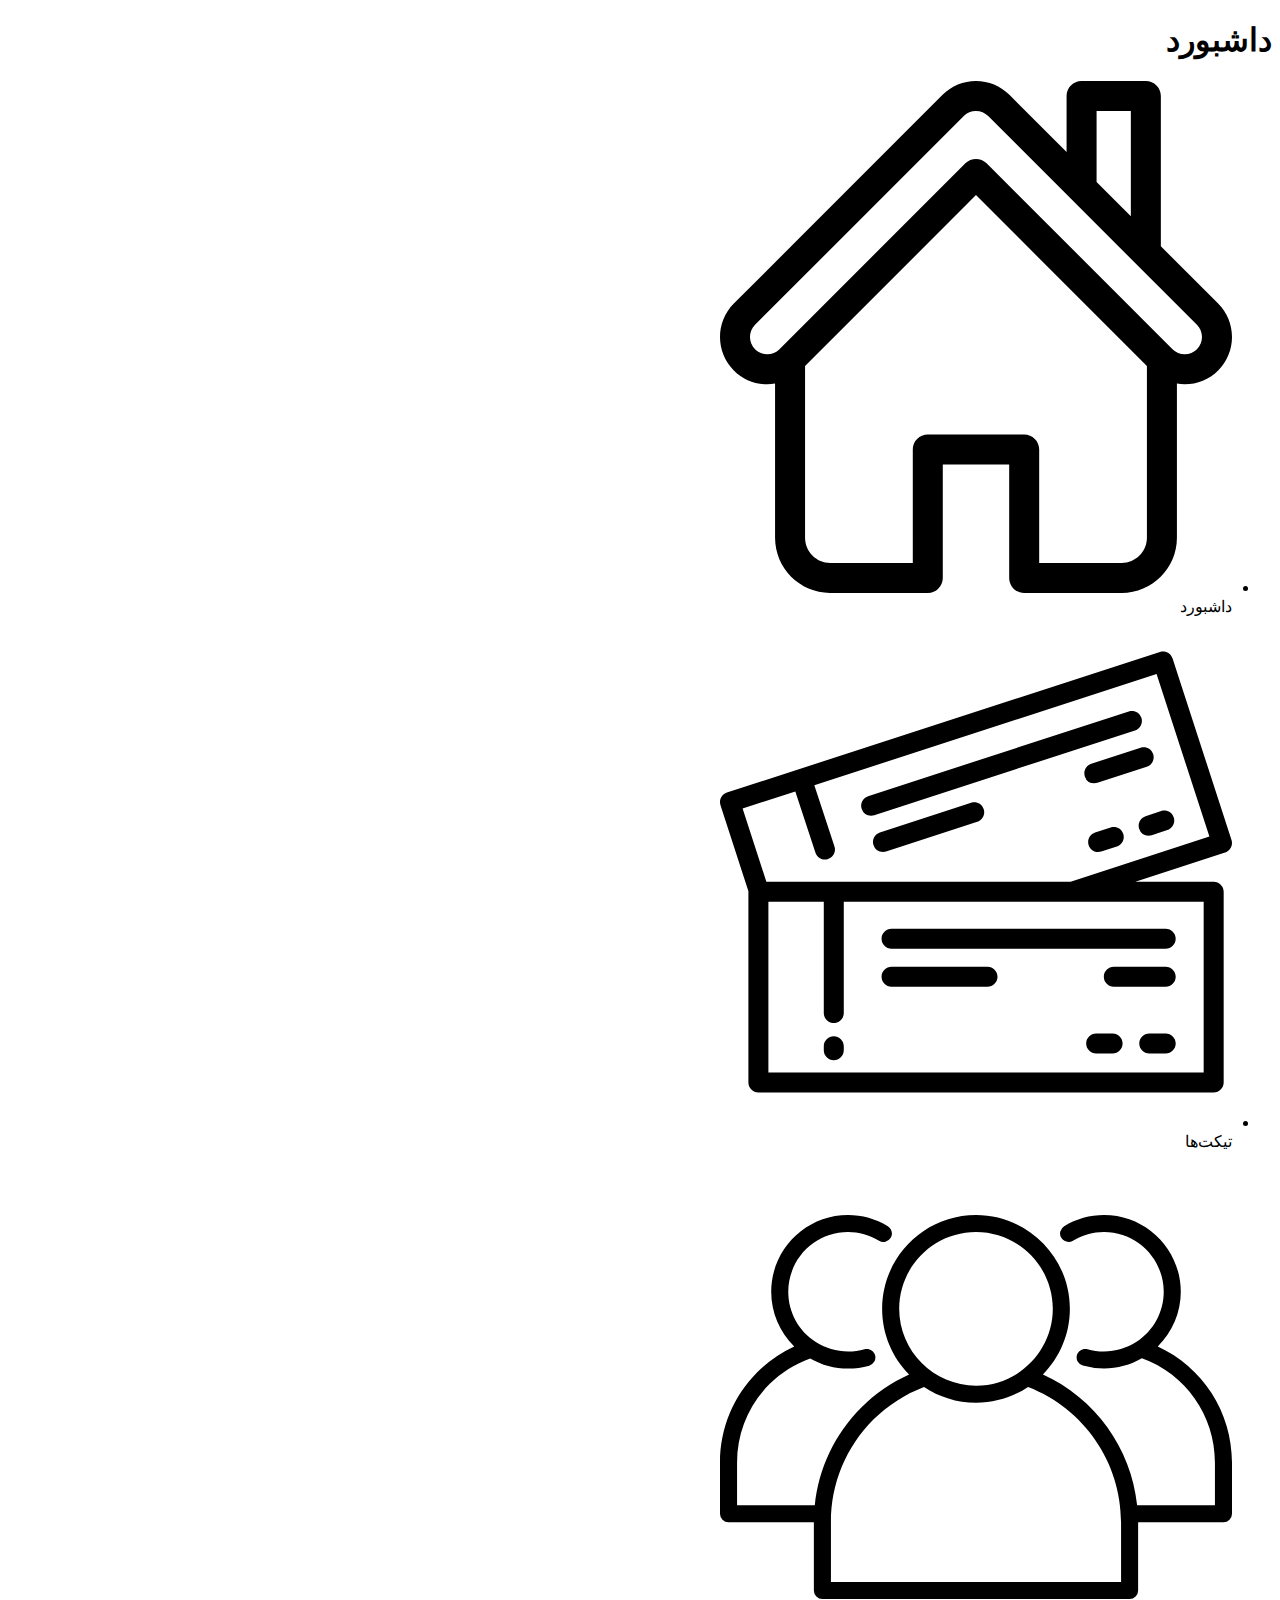
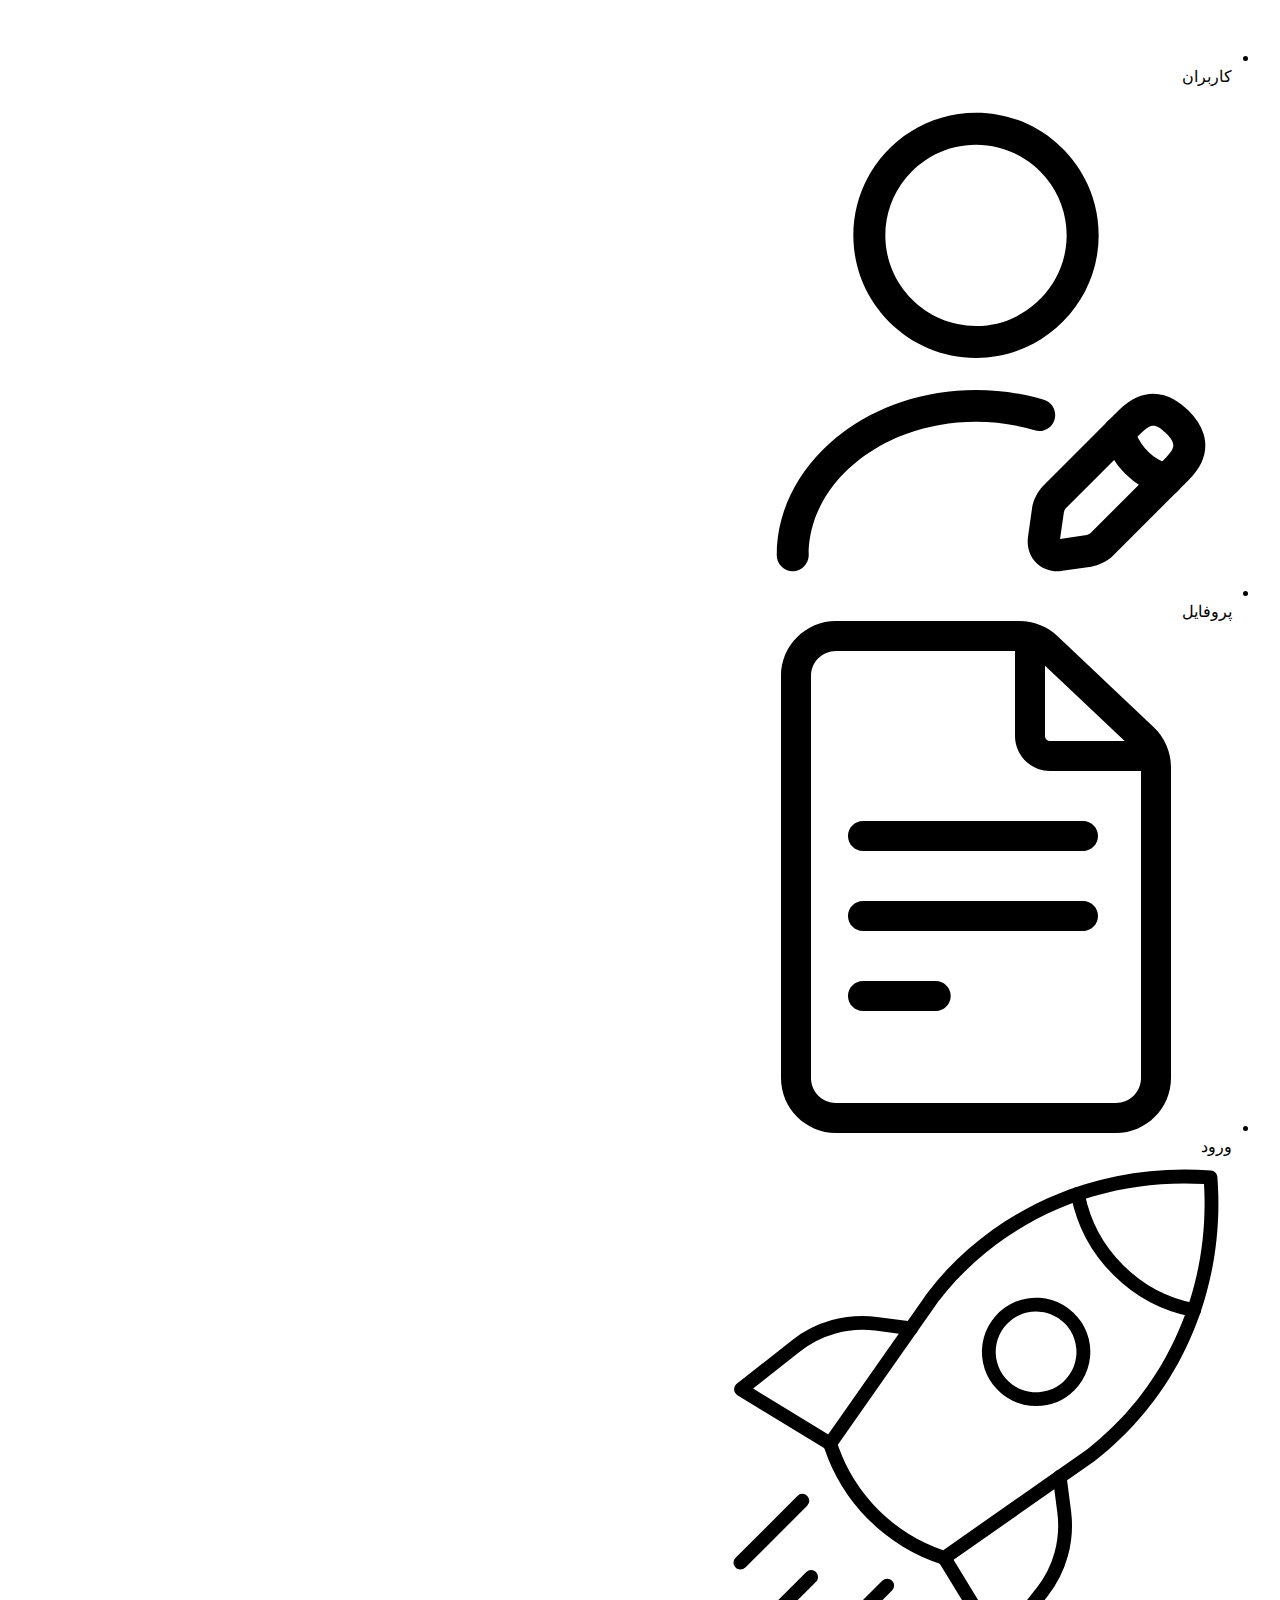
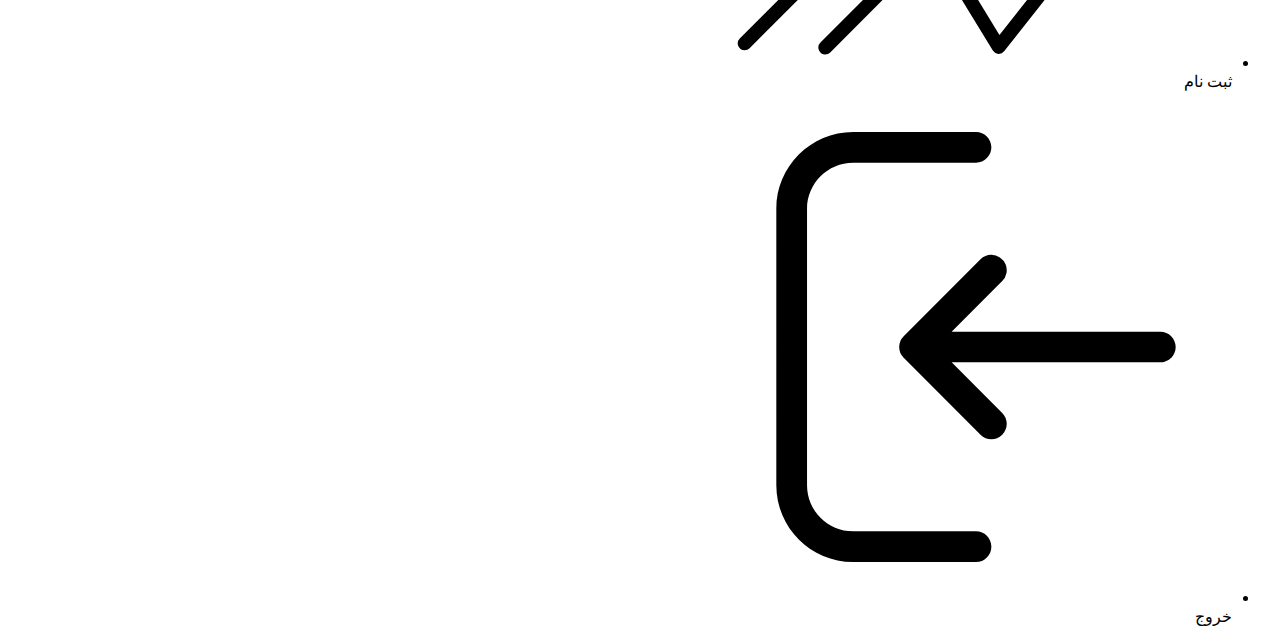
<file: components/sidebat.html>
<!DOCTYPE html>
<html lang="fa" dir="rtl">
<head>
    <meta charset="UTF-8">
    <meta name="viewport" content="width=device-width, initial-scale=1.0">
    <title>Document</title>
</head>
<body>
    <aside class="dashboard__sidebar">
        <div class="sidebar__logo"><h1>داشبورد</h1></div>
        <div class="sidebar__toggler">
          <div class="bar bar-one"></div>
          <div class="bar bar-tow"></div>
          <div class="bar bar-three"></div>
        </div>
        <ul class="sidebar__menu">
          <li class="sidebar__item active" data-tab-target="dashboard">
            <div class="sidebar__item__icon">
              <svg
                xmlns="http://www.w3.org/2000/svg"
                version="1.1"
                xmlns:xlink="http://www.w3.org/1999/xlink"
                width="512"
                height="512"
                x="0"
                y="0"
                viewBox="0 0 512 512"
                style="enable-background: new 0 0 512 512"
                xml:space="preserve">
                <g>
                  <path
                    d="m498.147 222.58-57.298-57.298V15c0-8.284-6.716-15-15-15h-64.267c-8.284
                     0-15 6.716-15 15v56.017l-57.174-57.174C280.482 4.916 268.614 0 255.99 0c-12.625 0-24.494
                      4.916-33.42 13.843L13.832 222.582c-18.428 18.427-18.428 48.411 0 66.838 8.927 8.927 20.795
                       13.843 33.419 13.843 2.645 0 5.253-.229 7.812-.651v154.223c0 30.419 24.748 55.166 55.167
                        55.166h97.561c8.284 0 15-6.716 15-15V383.467h66.4V497c0 8.284 6.716 15 15 15h97.56c30.419
                         0 55.166-24.747 55.166-55.166V302.611c2.558.423 5.165.651 7.81.651h.003c12.622
                          0 24.49-4.916 33.419-13.844 8.926-8.926 13.842-20.794 13.843-33.418-.002-12.624-4.918-24.493-13.845-33.42zM376.583 
                          30h34.267v105.283l-34.267-34.268zm25.167 452h-82.56V368.467c0-8.284-6.716-15-15-15h-96.4c-8.284 0-15 6.716-15 15V482h-82.561c-13.877 
                          0-25.167-11.289-25.167-25.166V285.025L255.99 114.101l170.926 170.926v171.808c0 13.876-11.289
                           25.165-25.166 25.165zm75.186-213.795a17.155 17.155 0 0 1-12.208 5.058 17.156 17.156 
                           0 0 1-12.204-5.055l-.004-.004L266.597 82.281c-5.856-5.859-15.354-5.857-21.213 0L59.459 
                           268.203l-.005.005c-3.26 3.26-7.593 5.055-12.203 5.055s-8.945-1.795-12.206-5.056c-6.73-6.73-6.73-17.682 
                           0-24.412L243.783 35.056A17.152 17.152 0 0 1 255.99 30c4.61 0 8.945 1.796 12.205 5.056l82.781 82.78 125.958 
                           125.957c6.731 6.73 6.731 17.683.002 24.412z"
                    opacity="1"
                    data-original="#000000" />
                </g>
              </svg>
            </div>
            داشبورد
          </li>
          <li class="sidebar__item" data-tab-target="tickets">
            <div class="sidebar__item__icon">
              <svg
                xmlns="http://www.w3.org/2000/svg"
                version="1.1"
                xmlns:xlink="http://www.w3.org/1999/xlink"
                width="512"
                height="512"
                x="0"
                y="0"
                viewBox="0 0 512.005 512.005"
                style="enable-background: new 0 0 512 512"
                xml:space="preserve">
                <g>
                  <path
                    d="M511.513 223.904 452.508 42.326c-1.708-5.251-7.348-8.125-12.602-6.42L6.912 176.612c-5.252 1.707-8.126 7.349-6.42 12.602l27.93 85.949c-.008.168-.025.333-.025.503v190.925c0 5.522 4.478 10 10 10H493.68c5.522 0 10-4.478 10-10V275.666c0-5.522-4.478-10-10-10h-78.32l89.734-29.16c5.251-1.707 8.125-7.349 6.419-12.602zm-27.834 61.762v170.925H48.396V285.666h55.392v111.408c0 5.522 4.478 10 10 10s10-4.478 10-10V285.666H483.679zm-133.034-20H46.365l-23.762-73.123 52.711-17.129 20.162 61.276c1.385 4.208 5.296 6.877 9.497 6.877 1.036 0 2.09-.162 3.128-.504 5.246-1.727 8.1-7.378 6.373-12.625l-20.139-61.206L436.577 58.017l52.825 162.558-138.757 45.091z"
                    opacity="1"
                    data-original="#000000" />
                  <path
                    d="M421.405 101.849c-1.708-5.251-7.349-8.124-12.602-6.42l-260.728 84.727c-5.252 1.707-8.126 7.349-6.42 12.602a10.005 10.005 0 0 0 9.509 6.912c1.024 0 2.066-.159 3.093-.492l260.728-84.727c5.252-1.707 8.127-7.349 6.42-12.602zM377.434 166.804l49.352-16.037c5.252-1.707 8.126-7.349 6.42-12.602-1.708-5.252-7.349-8.125-12.602-6.42l-49.352 16.037c-5.252 1.707-8.126 7.349-6.42 12.602a10.005 10.005 0 0 0 9.509 6.912c1.024 0 2.067-.159 3.093-.492zM419.143 212.741a10.005 10.005 0 0 0 9.509 6.912 10.02 10.02 0 0 0 3.093-.492l15.617-5.075c5.252-1.707 8.127-7.349 6.42-12.602-1.708-5.252-7.348-8.126-12.602-6.42l-15.617 5.075c-5.252 1.707-8.127 7.349-6.42 12.602zM390.685 211.473l-15.618 5.075c-5.252 1.707-8.127 7.349-6.42 12.602 1.373 4.226 5.293 6.912 9.509 6.912 1.023 0 2.065-.159 3.093-.492l15.618-5.075c5.252-1.707 8.126-7.349 6.42-12.602-1.706-5.252-7.343-8.125-12.602-6.42zM251.132 186.817l-91.255 29.654c-5.252 1.707-8.127 7.349-6.42 12.602a10.005 10.005 0 0 0 9.509 6.912 10.02 10.02 0 0 0 3.093-.492l91.255-29.654c5.252-1.707 8.126-7.349 6.42-12.602-1.709-5.252-7.35-8.125-12.602-6.42zM113.788 420.364c-5.522 0-10 4.478-10 10v3.916c0 5.522 4.478 10 10 10s10-4.478 10-10v-3.916c0-5.522-4.478-10-10-10zM161.554 322.663c0 5.522 4.478 10 10 10h274.148c5.522 0 10-4.478 10-10s-4.478-10-10-10H171.554c-5.522 0-10 4.477-10 10zM445.703 350.847H393.81c-5.522 0-10 4.478-10 10s4.478 10 10 10h51.893c5.522 0 10-4.478 10-10s-4.478-10-10-10zM445.703 417.427h-16.422c-5.522 0-10 4.478-10 10s4.478 10 10 10h16.422c5.522 0 10-4.478 10-10s-4.478-10-10-10zM392.608 417.427h-16.421c-5.522 0-10 4.478-10 10s4.478 10 10 10h16.421c5.522 0 10-4.478 10-10s-4.477-10-10-10zM267.507 350.847h-95.952c-5.522 0-10 4.478-10 10s4.478 10 10 10h95.952c5.522 0 10-4.478 10-10s-4.478-10-10-10z"
                    opacity="1"
                    data-original="#000000" />
                </g>
              </svg>
            </div>
            تیکت‌ها
          </li>
          <li class="sidebar__item" data-tab-target="users">
            <div class="sidebar__item__icon">
              <svg
                xmlns="http://www.w3.org/2000/svg"
                version="1.1"
                xmlns:xlink="http://www.w3.org/1999/xlink"
                width="512"
                height="512"
                x="0"
                y="0"
                viewBox="0 0 512 512"
                style="enable-background: new 0 0 512 512"
                xml:space="preserve">
                <g>
                  <path
                    d="M437.76 195.421c14.561-14.261 23.04-33.742 23.04-54.621 0-42.346-34.45-76.8-76.8-76.8-13.992 0-27.758 3.846-39.825 11.125a8.54 8.54 0 0 0-2.9 11.717c2.433 4.038 7.683 5.325 11.717 2.9 9.408-5.675 20.125-8.675 31.008-8.675 32.933 0 59.733 26.796 59.733 59.733 0 20.283-10.158 38.979-27.208 50.037-14.317 9.392-32.467 12.1-49.042 7.379-4.483-1.292-9.25 1.325-10.55 5.858a8.538 8.538 0 0 0 5.867 10.55 77.026 77.026 0 0 0 21.2 2.975c13.418 0 26.388-3.66 37.903-10.27 43.806 15.873 73.03 57.232 73.03 104.137v42.667h-77.812c-6.044-56.996-41.902-106.872-94.205-130.555 16.644-16.946 26.95-40.138 26.95-65.711C349.867 106.108 307.758 64 256 64s-93.867 42.108-93.867 93.867c0 25.581 10.312 48.78 26.965 65.728-17.602 7.997-33.927 19.185-47.773 32.952-26.543 26.619-42.695 60.784-46.529 97.588H17.067v-42.667c0-29.55 11.542-57.412 32.467-78.425 11.519-11.446 25.543-20.178 40.643-25.666C101.694 213.96 114.625 217.6 128 217.6c7.167 0 14.3-1 21.2-2.975a8.54 8.54 0 0 0 5.867-10.55c-1.3-4.533-6.067-7.146-10.55-5.858-16.567 4.729-34.708 2.025-49.083-7.4-17.008-11.038-27.167-29.733-27.167-50.017 0-32.937 26.8-59.733 59.733-59.733 10.883 0 21.6 3 31.008 8.675a8.552 8.552 0 0 0 11.717-2.9c2.433-4.037 1.133-9.279-2.9-11.717C155.758 67.846 141.992 64 128 64c-42.35 0-76.8 34.454-76.8 76.8 0 20.863 8.465 40.329 22.984 54.577a129.985 129.985 0 0 0-36.717 25.59C13.308 245.233 0 277.371 0 311.467v51.2a8.53 8.53 0 0 0 8.533 8.533h85.333v68.267a8.53 8.53 0 0 0 8.533 8.533h307.2a8.53 8.53 0 0 0 8.533-8.533V371.2h85.333a8.53 8.53 0 0 0 8.533-8.533v-51.2c.002-50.455-29.32-95.339-74.238-116.046zM179.2 157.867c0-42.346 34.45-76.8 76.8-76.8 42.35 0 76.8 34.454 76.8 76.8s-34.45 76.8-76.8 76.8c-42.35 0-76.8-34.455-76.8-76.8zm221.867 273.066H110.933V371.2c0-38.692 15.083-75.129 42.45-102.579 14.417-14.34 31.895-25.463 50.634-32.659 14.895 9.947 32.767 15.771 51.983 15.771 19.248 0 37.151-5.841 52.06-15.818 55.778 21.431 93.007 75.205 93.007 135.285v59.733z"
                    opacity="1"
                    data-original="#000000" />
                </g>
              </svg>
            </div>
            کاربران
          </li>
          <li class="sidebar__item" data-tab-target="profile">
            <div class="sidebar__item__icon">
              <svg
                xmlns="http://www.w3.org/2000/svg"
                version="1.1"
                xmlns:xlink="http://www.w3.org/1999/xlink"
                width="512"
                height="512"
                x="0"
                y="0"
                viewBox="0 0 24 24"
                style="enable-background: new 0 0 512 512"
                xml:space="preserve">
                <g>
                  <g>
                    <path
                      d="M12 12.75c-3.17 0-5.75-2.58-5.75-5.75S8.83 1.25 12 1.25 17.75 3.83 17.75 7s-2.58 5.75-5.75 5.75zm0-10C9.66 2.75 7.75 4.66 7.75 7s1.91 4.25 4.25 4.25S16.25 9.34 16.25 7 14.34 2.75 12 2.75zM15.82 22.75c-.38 0-.74-.14-1-.4-.31-.31-.45-.76-.38-1.23l.19-1.35c.05-.35.26-.76.51-1.02l3.54-3.54c1.42-1.42 2.67-.61 3.28 0 .52.52.79 1.08.79 1.64 0 .57-.26 1.1-.79 1.63l-3.54 3.54c-.25.25-.67.46-1.02.51l-1.35.19c-.08.02-.15.03-.23.03zm4.49-6.83c-.18 0-.34.12-.57.35l-3.54 3.54a.38.38 0 0 0-.08.17l-.18 1.25 1.25-.18c.04-.01.14-.06.17-.09l3.54-3.54c.16-.16.35-.39.35-.57 0-.15-.12-.36-.35-.58-.24-.24-.42-.35-.59-.35z"
                      opacity="1"
                      data-original="#000000" />
                    <path
                      d="M20.92 19.22c-.07 0-.14-.01-.2-.03a3.977 3.977 0 0 1-2.74-2.74c-.11-.4.12-.81.52-.92s.81.12.92.52c.23.82.88 1.47 1.7 1.7a.749.749 0 0 1-.2 1.47zM3.41 22.75c-.41 0-.75-.34-.75-.75 0-4.27 4.19-7.75 9.34-7.75 1.09 0 2.17.16 3.18.46.4.12.62.54.5.93-.12.4-.54.62-.93.5-.88-.26-1.8-.4-2.75-.4-4.32 0-7.84 2.8-7.84 6.25 0 .42-.34.76-.75.76z"
                      opacity="1"
                      data-original="#000000" />
                  </g>
                </g>
              </svg>
            </div>
            پروفایل
          </li>
          <li class="sidebar__item" data-tab-target="signin">
            <div class="sidebar__item__icon">
              <svg
                xmlns="http://www.w3.org/2000/svg"
                version="1.1"
                xmlns:xlink="http://www.w3.org/1999/xlink"
                width="512"
                height="512"
                x="0"
                y="0"
                viewBox="0 0 512 512"
                style="enable-background: new 0 0 512 512"
                xml:space="preserve">
                <g>
                  <path
                    d="m433.798 106.268-96.423-91.222C327.119 5.343 313.695 0 299.577 0H116C85.673 0 61 24.673 61 55v402c0 30.327 24.673 55 55 55h280c30.327 0 55-24.673 55-55V146.222c0-15.049-6.27-29.612-17.202-39.954zM404.661 120H330c-2.757 0-5-2.243-5-5V44.636zM396 482H116c-13.785 0-25-11.215-25-25V55c0-13.785 11.215-25 25-25h179v85c0 19.299 15.701 35 35 35h91v307c0 13.785-11.215 25-25 25z"
                    opacity="1"
                    data-original="#000000" />
                  <path
                    d="M363 200H143c-8.284 0-15 6.716-15 15s6.716 15 15 15h220c8.284 0 15-6.716 15-15s-6.716-15-15-15zM363 280H143c-8.284 0-15 6.716-15 15s6.716 15 15 15h220c8.284 0 15-6.716 15-15s-6.716-15-15-15zM215.72 360H143c-8.284 0-15 6.716-15 15s6.716 15 15 15h72.72c8.284 0 15-6.716 15-15s-6.716-15-15-15z"
                    opacity="1"
                    data-original="#000000" />
                </g>
              </svg>
            </div>
            ورود
          </li>
          <li class="sidebar__item" data-tab-target="signup">
            <div class="sidebar__item__icon">
              <svg
                xmlns="http://www.w3.org/2000/svg"
                version="1.1"
                xmlns:xlink="http://www.w3.org/1999/xlink"
                width="512"
                height="512"
                x="0"
                y="0"
                viewBox="0 0 74 74"
                style="enable-background: new 0 0 512 512"
                xml:space="preserve">
                <g>
                  <path
                    d="M32.415 59.085a1.007 1.007 0 0 1-.325-.054A26.357 26.357 0 0 1 14.969 41.91a1 1 0 0 1 .127-.9l14.87-21.218c9.5-12.329 24.814-18.928 41-17.681a1 1 0 0 1 .921.92c1.244 16.184-5.352 31.5-17.645 40.974l-.036.027L32.988 58.9a.993.993 0 0 1-.573.185zM17.029 41.738a24.339 24.339 0 0 0 15.233 15.233l20.777-14.562c11.527-8.892 17.81-23.179 16.913-38.36-15.2-.9-29.484 5.391-38.375 16.93z"
                    opacity="1"
                    data-original="#000000" />
                  <path
                    d="M68.53 23.292a1.022 1.022 0 0 1-.189-.017 22.066 22.066 0 0 1-11.508-6.108 22.066 22.066 0 0 1-6.108-11.508 1 1 0 0 1 1.965-.375 20.073 20.073 0 0 0 5.557 10.469 20.073 20.073 0 0 0 10.469 5.557 1 1 0 0 1-.186 1.982zM45.685 36.146a7.831 7.831 0 1 1 5.539-2.291 7.81 7.81 0 0 1-5.539 2.291zm0-13.665a5.835 5.835 0 1 0 4.125 1.709 5.8 5.8 0 0 0-4.125-1.709zM40.285 71.962h-.06a1 1 0 0 1-.793-.477l-7.869-12.876a1 1 0 1 1 1.707-1.043l7.119 11.649 5.389-6.825a14.518 14.518 0 0 0 2.984-10.8l-.658-5.06a1 1 0 1 1 1.983-.258l.658 5.061a16.525 16.525 0 0 1-3.4 12.3l-6.279 7.953a1 1 0 0 1-.781.376zM15.912 42.583a1 1 0 0 1-.521-.146L2.517 34.568a1 1 0 0 1-.1-1.637l7.953-6.279a16.532 16.532 0 0 1 12.3-3.4l5.061.658a1 1 0 1 1-.258 1.983l-5.06-.658a14.523 14.523 0 0 0-10.8 2.984l-6.828 5.392 11.649 7.119a1 1 0 0 1-.522 1.853zM15.224 72.038a1 1 0 0 1-.707-1.707l8.931-8.931a1 1 0 1 1 1.414 1.414l-8.931 8.931a1 1 0 0 1-.707.293zM2.962 59.776a1 1 0 0 1-.707-1.707l8.931-8.931a1 1 0 1 1 1.414 1.414l-8.931 8.931a1 1 0 0 1-.707.293zM3.568 71.432a1 1 0 0 1-.707-1.707l9.612-9.612a1 1 0 0 1 1.414 1.414l-9.612 9.612a1 1 0 0 1-.707.293z"
                    opacity="1"
                    data-original="#000000" />
                </g>
              </svg>
            </div>
            ثبت نام
          </li>
          <li class="sidebar__item" data-tab-target="logout">
            <div class="sidebar__item__icon">
              <svg
                xmlns="http://www.w3.org/2000/svg"
                version="1.1"
                xmlns:xlink="http://www.w3.org/1999/xlink"
                width="512"
                height="512"
                x="0"
                y="0"
                viewBox="0 0 100 100"
                style="enable-background: new 0 0 512 512"
                xml:space="preserve"
                class="">
                <g
                  transform="matrix(-1,-1.2246467991473532e-16,1.2246467991473532e-16,-1,100,100)">
                  <path
                    d="M74 92H50c-1.658 0-3-1.342-3-3s1.342-3 3-3h24c4.963 0 9-4.037 9-9V23c0-4.963-4.037-9-9-9H50c-1.658 0-3-1.342-3-3s1.342-3 3-3h24c8.271 0 15 6.729 15 15v54c0 8.271-6.729 15-15 15zm-9.879-44.121-15-15c-1.172-1.172-3.07-1.172-4.242 0s-1.172 3.07 0 4.242L54.758 47H14c-1.658 0-3 1.342-3 3s1.342 3 3 3h40.758l-9.879 9.879A2.998 2.998 0 0 0 47 68a2.99 2.99 0 0 0 2.121-.879l15-15a2.998 2.998 0 0 0 0-4.242z"
                    opacity="1"
                    data-original="#000000"
                    class="" />
                </g>
              </svg>
            </div>
            خروج
          </li>
        </ul>
      </aside>
      <script src="/js/main.js"></script>
</body>
</html>
</file>
<file: css/fonts.css>
@font-face {
  font-family: Vazirmatn;
  src: url("/assets/fonts/Vazirmatn-Thin.woff2") format("woff2");
  font-weight: 100;
  font-style: normal;
  font-display: swap;
}

@font-face {
  font-family: Vazirmatn;
  src: url("/assets/fonts/Vazirmatn-ExtraLight.woff2") format("woff2");
  font-weight: 200;
  font-style: normal;
  font-display: swap;
}

@font-face {
  font-family: Vazirmatn;
  src: url("/assets/fonts/Vazirmatn-Light.woff2") format("woff2");
  font-weight: 300;
  font-style: normal;
  font-display: swap;
}

@font-face {
  font-family: Vazirmatn;
  src: url("/assets/fonts/Vazirmatn-Regular.woff2") format("woff2");
  font-weight: 400;
  font-style: normal;
  font-display: swap;
}

@font-face {
  font-family: Vazirmatn;
  src: url("/assets/fonts/Vazirmatn-Medium.woff2") format("woff2");
  font-weight: 500;
  font-style: normal;
  font-display: swap;
}

@font-face {
  font-family: Vazirmatn;
  src: url("/assets/fonts/Vazirmatn-SemiBold.woff2") format("woff2");
  font-weight: 600;
  font-style: normal;
  font-display: swap;
}

@font-face {
  font-family: Vazirmatn;
  src: url("/assets/fonts/Vazirmatn-Bold.woff2") format("woff2");
  font-weight: 700;
  font-style: normal;
  font-display: swap;
}

@font-face {
  font-family: Vazirmatn;
  src: url("/assets/fonts/Vazirmatn-ExtraBold.woff2") format("woff2");
  font-weight: 800;
  font-style: normal;
  font-display: swap;
}

@font-face {
  font-family: Vazirmatn;
  src: url("/assets/fonts/Vazirmatn-Black.woff2") format("woff2");
  font-weight: 900;
  font-style: normal;
  font-display: swap;
}

body,
* {
  font-family: Vazirmatn;
}
</file>
<file: css/style.css>
* {
  padding: 0;
  margin: 0;
  box-sizing: border-box;
  list-style-type: none;
  text-decoration: none;
}

:root {
  --primary-color: #4fd1c5;
  --secondary-color: #2d3748;

  --text-color-primary: #1e1e1e;
  --text-color-secondary: #696969;
  --text-color-inverse: #ffffff;
  --text-color-light: #e2e8f0;

  --background-color-page: #f8f9fa;
  --background-color-element: #afcedd;

  --font-size-2xl: 2.2rem;
  --font-size-xl: 1.8rem;
  --font-size-lg: 1.6rem;
  --font-size-md: 1.4rem;
  --font-size-sm: 1.2rem;
  --font-size-tiny: 1rem;

  --font-weight-black: 900;
  --font-weight-bold: 700;
  --font-weight-semi-bold: 600;
  --font-weight-medium: 500;
  --font-weight-normal: 400;

  --border-radius-sm: 6px;
  --border-radius-md: 8px;
  --border-radius-lg: 12px;
}

body {
  background-color: var(--background-color-page);
  font-size: var(--font-size-md);
  line-height: 1.5;
  color: var(--text-color-primary);
}

html {
  font-size: 62.5%;
}

.container {
  max-width: 1336px;
  margin: 0 auto;
}

h1 {
  font-size: var(--font-size-xl);
  font-weight: var(--font-weight-black);
}

h2 {
  font-size: var(--font-size-md);
  font-weight: var(--font-weight-semi-bold-bold);
}

h3 {
  font-size: var(--font-size-sm);
  font-weight: var(--font-weight-semi-bold-bold);
}

@media screen and (min-width: 768px) {
  h1 {
    font-size: var(--font-size-xl);
  }
  h2 {
    font-size: var(--font-size-lg);
  }
  h3 {
    font-size: var(--font-size-md);
  }
}

@media screen and (min-width: 1280px) {
  h1 {
    font-size: var(--font-size-2xl);
  }
  h2 {
    font-size: var(--font-size-xl);
  }
  h3 {
    font-size: var(--font-size-lg);
  }
}

/* HEADER */

.main-header{
  display: flex;
  padding: 1rem 2rem;
  gap: 1.5rem;
}


/* Siadebar */

.dashboard {
  display: flex;
  min-height: 100vh;
}

.dashboard__sidebar {
  width: 0;
  opacity: 0;
  visibility: hidden;
  padding: 20px 10px;
  transition: all 0.4s ease-out;
  overflow: hidden;
}

.dashboard__sidebar.sidebar__expanded {
  min-width: 250px;
  opacity: 1;
  visibility: visible;
}

.sidebar__logo h1 {
  font-size: var(--font-size-md);
  font-weight: var(--font-weight-bold);
  margin-bottom: 2rem;
}

.sidebar__menu {
  transition: all 0.4s ease;
  margin: 20px 0 0 0;
}

.sidebar__toggler {
  cursor: pointer;
}

@media screen and (min-width: 1024px) {

  .dashboard__sidebar {
    min-width: 250px;
    opacity: 1;
    visibility: visible;
  }
}

.bar {
  width: 25px;
  height: 3px;
  background-color: var(--text-color-primary);
  margin: 5px 0;
  border-radius: 5px;
  transition: all 0.4s ease-out;
}

.dashboard__sidebar.sidebar__expanded .bar-one {
  transform: rotate(45deg) translate(5px, 5px);
  margin: 8px 0;
}
.dashboard__sidebar.sidebar__expanded .bar-tow {
  opacity: 0;
  transform: translateX(20px);
}
.dashboard__sidebar.sidebar__expanded .bar-three {
  transform: rotate(-45deg) translate(12px, -12px);
  margin: 8px 0;
}

@media screen and (min-width: 1024px) {

  .sidebar__toggler {
    display: none;
  }
}

.sidebar__item {
  display: flex;
  align-items: center;
  gap: 1rem;
  font-size: var(--font-size-lg);
  font-weight: var(--font-weight-medium);
  padding: 10px 15px;
  margin-bottom: 10px;
  border-radius: 8px;
  cursor: pointer;
  transition: 0.3s;
}

.sidebar__item:hover {
  background-color: var(--text-color-inverse);
}

.sidebar__item.sidebar__item--active {
  background-color: var(--text-color-inverse);
}

.sidebar__item__icon {
  display: flex;
  align-items: center;
  justify-content: center;
  width: 40px;
  height: 40px;
  background-color: var(--text-color-inverse);
  border-radius: var(--border-radius-lg);
}

.sidebar__item:hover .sidebar__item__icon,
.sidebar__item.sidebar__item--active .sidebar__item__icon {
  background-color: var(--primary-color);
}

.sidebar__item__icon svg {
  width: 25px;
  height: 25px;
  fill: var(--primary-color);
}

.sidebar__item:hover .sidebar__item__icon svg {
  fill: var(--text-color-inverse);
}

.sidebar__item.sidebar__item--active .sidebar__item__icon svg {
  fill: var(--text-color-inverse);
}

.dashboard__main {
  flex-grow: 1;
  padding: 40px 10px;
  overflow-y: auto;
}

.content {
  display: none;
  padding-left: 2rem;
}

.content--active {
  display: block;
}

.content__title {
  margin-bottom: 3rem;
}

/* Dashboard */

.dashboard__overview {
  display: flex;
  flex-direction: row;
  justify-content: flex-start;
  overflow: auto;
  gap: 2rem;
  padding: 1rem 0;
}

.dashboard__overview-card {
  flex: 0 0 auto;
  display: flex;
  align-items: center;
  justify-content: space-between;
  min-width: 200px;
  padding: 1rem 2rem;
  border-radius: var(--border-radius-md);
  background-color: var(--text-color-inverse);
  gap: 1rem;
}

@media screen and (min-width: 1280px) {
  .dashboard__overview-card {
    width: 250px;
  }
}

.dashboard__overview-card-title {
  font-size: var(--font-size-md);
}

.dashboard__overview-card-icon {
  display: flex;
  align-items: center;
  justify-content: center;
  width: 30px;
  height: 30px;
  background-color: var(--primary-color);
  border-radius: var(--border-radius-lg);
}

.dashboard__overview-card-icon img {
  width: 15px;
  height: 15px;
}

/* Dashboard News */

.dashboard__news {
  display: grid;
  grid-template-columns: 1fr;
  gap: 2rem;
  margin: 2rem 0;
}

.dashboard__news-title {
  grid-column: 1 / -1;
}

.dashboard__news-card {
  min-height: 150px;
  padding: 2rem;
  background-size: cover;
  background-position: center;
  border-radius: var(--border-radius-md);
}

.news-card1 {
  background-image: url(/assets/images/news1.jpg);
  background: cover;
}

.news-card2 {
  background-image: url(/assets/images/news2.jpg);
}

.news-card3 {
  background-image: url(/assets/images/news3.jpg);
}

.dashboard__news-card-title {
  font-size: var(--font-size-md);
  font-weight: var(--font-weight-bold);
  color: var(--text-color-inverse);
}

.dashboard__news-card-summary {
  font-size: var(--font-size-tiny);
  font-weight: var(--font-weight-normal);
  color: var(--text-color-inverse);
}

@media screen and (min-width: 768px) {
  .dashboard__news {
    grid-template-columns: repeat(3, 1fr);
  }

  .dashboard__news-card {
    min-height: 250px;
  }

  .dashboard__news-card-title {
    font-size: var(--font-size-lg);
  }

  .dashboard__news-card-summary {
    font-size: var(--font-size-md);
  }
}

/* Dashboard Projects */

.dashboard__projects {
  background-color: var(--text-color-inverse);
  padding: 2rem;
  border-radius: var(--border-radius-md);
}

.dashboard__project-header {
  display: grid;
  gap: 1rem;
  grid-template-columns: 1fr;
  border-bottom: 1px solid var(--text-color-light);
  padding: 2rem 0;
}

.dashboard__project-title,
.dashboard__project-status,
.dashboard__project-date {
  font-size: var(--font-size-tiny);
}

@media screen and (min-width: 768px) {
  .dashboard__project-header {
    grid-template-columns: repeat(2, 1fr);
  }
  .dashboard__project-title,
  .dashboard__project-status,
  .dashboard__project-date {
    font-size: var(--font-size-sm);
  }
}

@media screen and (min-width: 1280px) {
  .dashboard__project-title,
  .dashboard__project-status,
  .dashboard__project-date {
    font-size: var(--font-size-md);
  }
}

.dashboard__project-header:last-child {
  border: none;
}

.dashboard__project-name {
  display: flex;
  gap: 1rem;
}

.dashboard__project-name img {
  width: 25px;
  height: 25px;
}

.dashboard__project-status {
  text-align: center;
}

.dashboard__project-details {
  display: flex;
  justify-content: space-between;
}

/* Tickets */

.requests-list {
  display: grid;
  grid-template-columns: 1fr;
  gap: 3rem;
}

@media screen and (min-width: 768px) {
  .requests-list {
    grid-template-columns: repeat(2, 1fr);
  }
}

@media screen and (min-width: 1280px) {
  .requests-list {
    grid-template-columns: repeat(3, 1fr);
  }
}

.request-item {
  display: flex;
  flex-direction: column;
  background-color: var(--text-color-inverse);
  padding: 2rem 1.5rem;
  border: var(--border-radius-md);
  gap: 1rem;
}

.request-item__header {
  display: flex;
  justify-content: space-between;
  align-items: center;
}

.request-item__type-group {
  display: flex;
  align-items: center;
  gap: 1rem;
}

.request-item__count {
  display: flex;
  align-items: center;
  justify-content: center;
  width: 20px;
  height: 20px;
  border: 1px solid var(--primary-color);
  font-size: var(--font-size-tiny);
  font-weight: var(--font-weight-semi-bold);
  border-radius: var(--border-radius-md);
  color: var(--secondary-color);
}

.request-item__type {
  font-size: var(--font-size-tiny);
  font-weight: var(--font-weight-semi-bold);
  color: var(--secondary-color);
}

.request-item__date {
  font-size: var(--font-size-tiny);
  font-weight: var(--font-weight-normal);
  color: var(--text-color-secondary);
}

.request-item__id {
  font-size: var(--font-size-tiny);
  font-weight: var(--font-weight-normal);
  color: var(--text-color-secondary);
}

.request-item__user {
  display: flex;
  justify-content: space-between;
}

.request-item__user__info {
  display: flex;
  align-items: center;
  gap: 0.8rem;
}

.request-item__user-name {
  font-size: var(--font-size-tiny);
  font-weight: var(--font-weight-bold);
}

.request-item__user-avatar {
  width: 20px;
  height: 20px;
  object-fit: cover;
  border-radius: var(--border-radius-md);
}

.request-item__btn {
  background-color: var(--primary-color);
  color: var(--text-color-inverse);
  padding: 0 1rem;
  border: none;
  border-radius: var(--border-radius-md);
  font-size: var(--font-size-tiny);
  font-weight: var(--font-weight-medium);
  cursor: pointer;
  transition: all 0.3 ease-out;
}

.request-item__btn:hover {
  background-color: var(--secondary-color);
}

@media screen and (min-width: 768px) {
  .request-item__user-avatar,
  .request-item__count {
    width: 40px;
    height: 40px;
  }

  .request-item__count,
  .request-item__type,
  .request-item__user-name,
  .request-item__btn,
  .request-item__id,
  .request-item__date {
    font-size: var(--font-size-sm);
  }
}

@media screen and (min-width: 1280px) {
  .requests-list {
    grid-template-columns: repeat(3, 1fr);
  }
  .request-item__count,
  .request-item__type,
  .request-item__user-name,
  .request-item__btn,
  .request-item__id,
  .request-item__date {
    font-size: var(--font-size-md);
  }
}

/* Users */

.user-list {
  background-color: var(--text-color-inverse);
  padding: 2rem;
  border-radius: var(--border-radius-md);
  margin-bottom: 3rem;
}

.user-list__item {
  display: grid;
  gap: 1rem;
  grid-template-columns: 1fr;
  border-bottom: 1px solid var(--text-color-light);
  padding: 2rem 0;
}

.user-list__item:last-child {
  border: none;
}

.user-list__profile {
  display: flex;
  gap: 1rem;
}

.user-list__avatar {
  width: 40px;
  height: 40px;
  object-fit: cover;
  border-radius: var(--border-radius-md);
}

.user-list__info {
  display: flex;
  flex-direction: column;
}

.user-list__name {
  font-size: var(--font-size-tiny);
  font-weight: var(--font-weight-bold);
}

.user-list__role,
.user-list__edit,
.user-list__status,
.user-list__register-date,
.user-list__tickets {
  font-size: var(--font-size-tiny);
  font-weight: var(--font-weight-normal);
  color: var(--text-color-secondary);
}

.user-list__details {
  display: flex;
  justify-content: space-between;
}

.user-list__edi {
  cursor: pointer;
}

.user-list__edit:hover {
  color: var(--primary-color);
}

@media screen and (min-width: 768px) {
  .user-list__item {
    grid-template-columns: repeat(2, 1fr);
  }

  .user-list__name,
  .user-list__role,
  .user-list__edit,
  .user-list__status,
  .user-list__register-date,
  .user-list__tickets {
    font-size: var(--font-size-sm);
  }
}

@media screen and (min-width: 1280px) {
  .requests-list {
    grid-template-columns: repeat(3, 1fr);
  }
  .user-list__name,
  .user-list__role,
  .user-list__edit,
  .user-list__status,
  .user-list__register-date,
  .user-list__tickets {
    font-size: var(--font-size-md);
  }
}

/* Profile */

.profile-header {
  position: relative;
  display: flex;
  justify-content: center;
  background-color: var(--primary-color);
}

.profile-header__background {
  height: 150px;
}

.profile-header .user-list__avatar {
  width: 45px;
  height: 45px;
}

.profile-header .user-list__profile {
  align-items: center;
}
.profile-header__info {
  position: absolute;
  display: flex;
  flex-direction: column;
  align-items: center;
  justify-content: space-between;
  gap: 1rem;
  bottom: -7rem;
  width: 90%;
  margin: 20px 0;
  background: rgba(255, 255, 255, 0.25);
  backdrop-filter: blur(10px);
  border: 1px solid rgba(255, 255, 255, 0.3);
  border-radius: var(--border-radius-lg);
  padding: 2rem;
  box-shadow: 0 4px 30px rgba(0, 0, 0, 0.1);
}

.profile-menu__button {
  background-color: var(--text-color-inverse);
  border: none;
  border-radius: var(--border-radius-md);
  padding: 0.5rem 2rem;
  margin-right: 0.5rem;
  font-size: var(--font-size-tiny);
}

.profile-menu__button:hover {
  color: var(--text-color-inverse);
  background-color: var(--text-color-primary);
}

@media screen and (min-width: 768px) {
  .profile-header__background {
    height: 300px;
  }
  .profile-header__info {
    flex-direction: row;
  }

  .profile-menu__button {
    padding: 1rem 3rem;
    margin-right: 1rem;
    font-size: var(--font-size-md);
  }

  .profile-header .user-list__avatar {
    width: 80px;
    height: 80px;
  }
}

/* Profile Cards */

.profile-cards {
  display: grid;
  grid-template-columns: 1fr;
  margin-top: 10rem;
  margin-bottom: 3rem;
  gap: 2rem;
}

.profile-card {
  display: flex;
  flex-direction: column;
  gap: 1rem;
  background-color: var(--text-color-inverse);
  padding: 2rem;
  border-radius: var(--border-radius-md);
}

.profile-card__title {
  margin-bottom: 1rem;
}

.profile-card__section {
  display: flex;
  flex-direction: column;
  gap: 0.5rem;
}

.profile-card__section-title {
  color: var(--text-color-secondary);
  font-weight: var(--font-weight-normal);
}

.profile-card__checkbox {
  display: flex;
  align-items: center;
  margin-bottom: 1rem;
  gap: 10px;
}

.switch {
  position: relative;
  display: inline-block;
  width: 46px;
  height: 24px;
}

.switch input {
  opacity: 0;
  width: 0;
  height: 0;
}

.slider {
  position: absolute;
  cursor: pointer;
  top: 0;
  left: 0;
  right: 0;
  bottom: 0;
  background-color: var(--text-color-light);
  transition: 0.4s;
  border-radius: 34px;
}

.slider::before {
  position: absolute;
  content: "";
  height: 18px;
  width: 18px;
  left: 3px;
  bottom: 3px;
  background-color: var(--text-color-inverse);
  transition: 0.4s;
  border-radius: 50%;
}

input:checked + .slider {
  background-color: var(--primary-color);
}

input:checked + .slider::before {
  transform: translateX(22px);
}

.checkbox-label {
  color: var(--text-color-secondary);
  font-size: var(--font-size-sm);
}

.profile-card__description {
  font-size: var(--font-size-sm);
  color: var(--text-color-secondary);
  padding-bottom: 2rem;
  margin-bottom: 1rem;
  border-bottom: 1px solid var(--text-color-light);
}

.profile-card__list {
  display: flex;
  flex-direction: column;
  gap: 1rem;
  color: var(--text-color-secondary);
}

.profile-card .user-list__item {
  display: flex;
  justify-content: space-between;
}

.profile-card .user-list__avatar {
  width: 40px;
  height: 40px;
}

.user-list__reply {
  color: var(--primary-color);
  cursor: pointer;
}

.user-list__reply:hover{
color: var(--text-color-primary);
}

@media screen and (min-width: 768px) {
  .profile-cards {
    grid-template-columns: repeat(2, 1fr);
  }
}

@media screen and (min-width: 1280px) {
  .profile-cards {
    grid-template-columns: repeat(3, 1fr);
  }
}

/* Profile Projects */

.profile-projects {
  background-color: var(--text-color-inverse);
  padding: 2rem;
  border-radius: var(--border-radius-md);
}

.profile-projects__list {
  display: grid;
  grid-template-columns: 1fr;
  margin-top: 3rem;
  gap: 2rem;
}

.profile-projects__item {
  border: 1px solid var(--text-color-light);
  border-radius: var(--border-radius-md);
}

.profile-projects__image {
  width: 100%;
  height: 250px;
  object-fit: cover;
  border-radius: var(--border-radius-md);
}

.profile-projects__header {
  padding: 0 2rem;
}

.profile-projects__number {
  font-size: var(--font-size-sm);
  color: var(--text-color-secondary);
}
.profile-projects__description {
  font-size: var(--font-size-sm);
  color: var(--text-color-secondary);
}

.profile-projects__button {
  background-color: var(--text-color-inverse);
  color: var(--primary-color);
  border: 1px solid var(--primary-color);
  border-radius: var(--border-radius-sm);
  padding: 0.2rem 2rem;
  margin-top: 1rem;
  margin-right: 2rem;
  margin-bottom: 2rem;
  cursor: pointer;
}

.profile-projects__button:hover {
  border-color: var(--text-color-primary);
  color: var(--text-color-primary);
}

@media screen and (min-width: 768px) {
  .profile-projects__list {
    grid-template-columns: repeat(2, 1fr);
  }
}

@media screen and (min-width: 1280px) {
  .profile-projects__list {
    grid-template-columns: repeat(3, 1fr);
  }
}

/* Signin */

.signin-form {
  width: 100%;
  max-width: 400px;
  margin: 0 auto;
  padding: 2rem;
  background: var(--text-color-inverse);
  border-radius: var(--border-radius-lg);
  box-shadow: 0 2px 10px rgba(0, 0, 0, 0.1);
  text-align: center;
}

.form-title {
  font-size: var(--font-size-lg);
  margin-bottom: 0.5rem;
  color: #111827;
}

.form-subtitle {
  font-size: var(--font-size-tiny);
  color: #6b7280;
  margin-bottom: 2rem;
}

.form-group {
  margin-bottom: 1.5rem;
}

.form-group input {
  width: 100%;
  padding: 0.75rem;
  border: 1px solid var(--text-color-light);
  border-radius: 8px;
  font-size: var(--font-size-tiny);
}

.signin-button {
  width: 100%;
  padding: 0.75rem;
  background-color: var(--primary-color);
  color: var(--text-color-inverse);
  font-size: var(--font-size-tiny);
  border: none;
  border-radius: var(--border-radius-md);
  cursor: pointer;
  transition: background-color 0.3s;
}

.login-button:hover {
  background-color: var(--text-color-primary);
}

.signup-text {
  margin-top: 1.5rem;
  font-size: var(--font-size-sm);
  color: var(--text-color-secondary);
}

.signup-link {
  color: var(--primary-color);
  text-decoration: none;
  font-weight: var(--font-weight-bold);
}

.signup-link:hover {
  text-decoration: underline;
}

/* Footer */

.main-footer {
  width: 100%;
  padding: 1rem 5rem;
}

.footer__content {
  display: flex;
  flex-direction: column;
  gap: 1.5rem;
  align-items: center;
  justify-content: space-between;
}

@media screen and (min-width: 768px) {
  .footer__content {
    flex-direction: row;
  }

}

.footer__text {
  font-size: var(--font-size-tiny);
  color: var(--text-color-secondary);
}

.footer__menu {
  display: flex;
  justify-content: center;
  gap: 1.5rem;
  list-style: none;
  padding: 0;
  margin: 0;
  flex-wrap: wrap;
}

.footer__menu li a {
  color: var(--text-color-primary);
  font-size: var(--font-size-tiny);
  text-decoration: none;
  transition: color 0.3s;
}

.footer__menu li a:hover {
  color: var(--primary-color);
}
</file>
